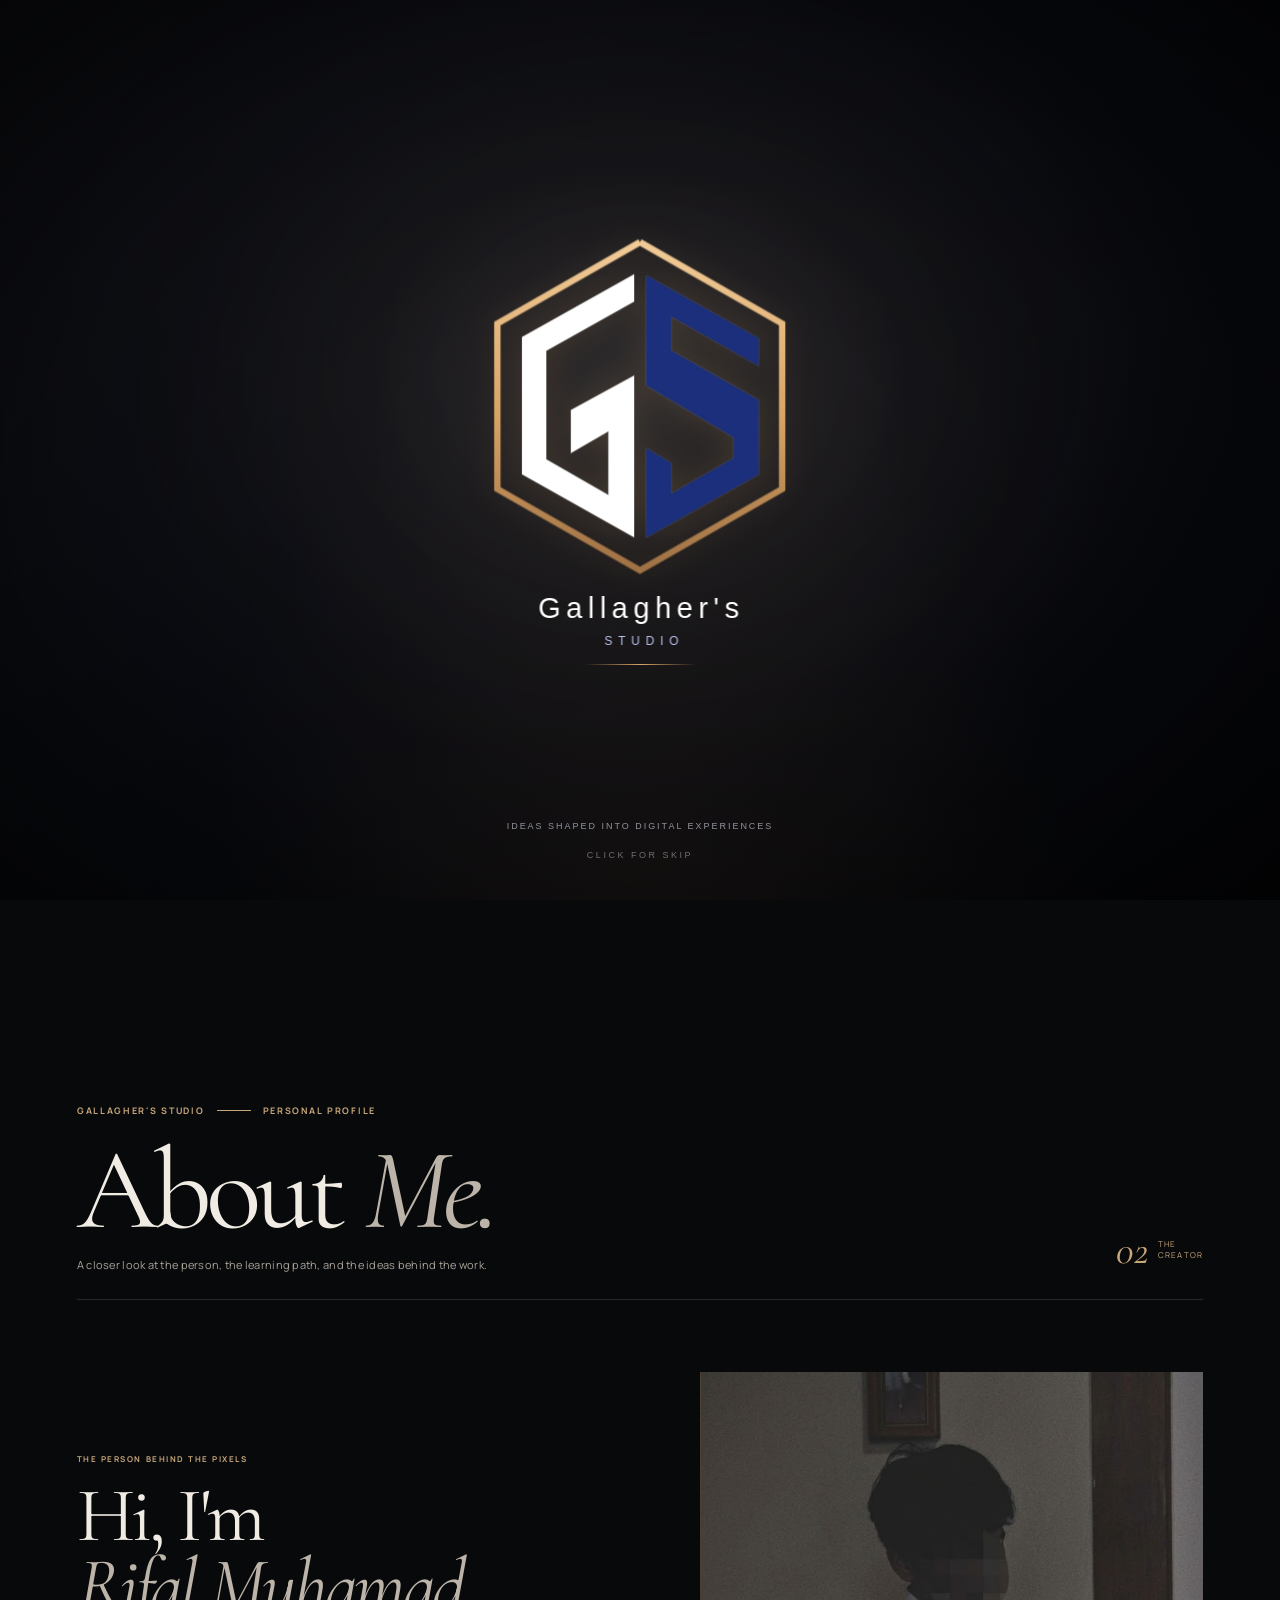
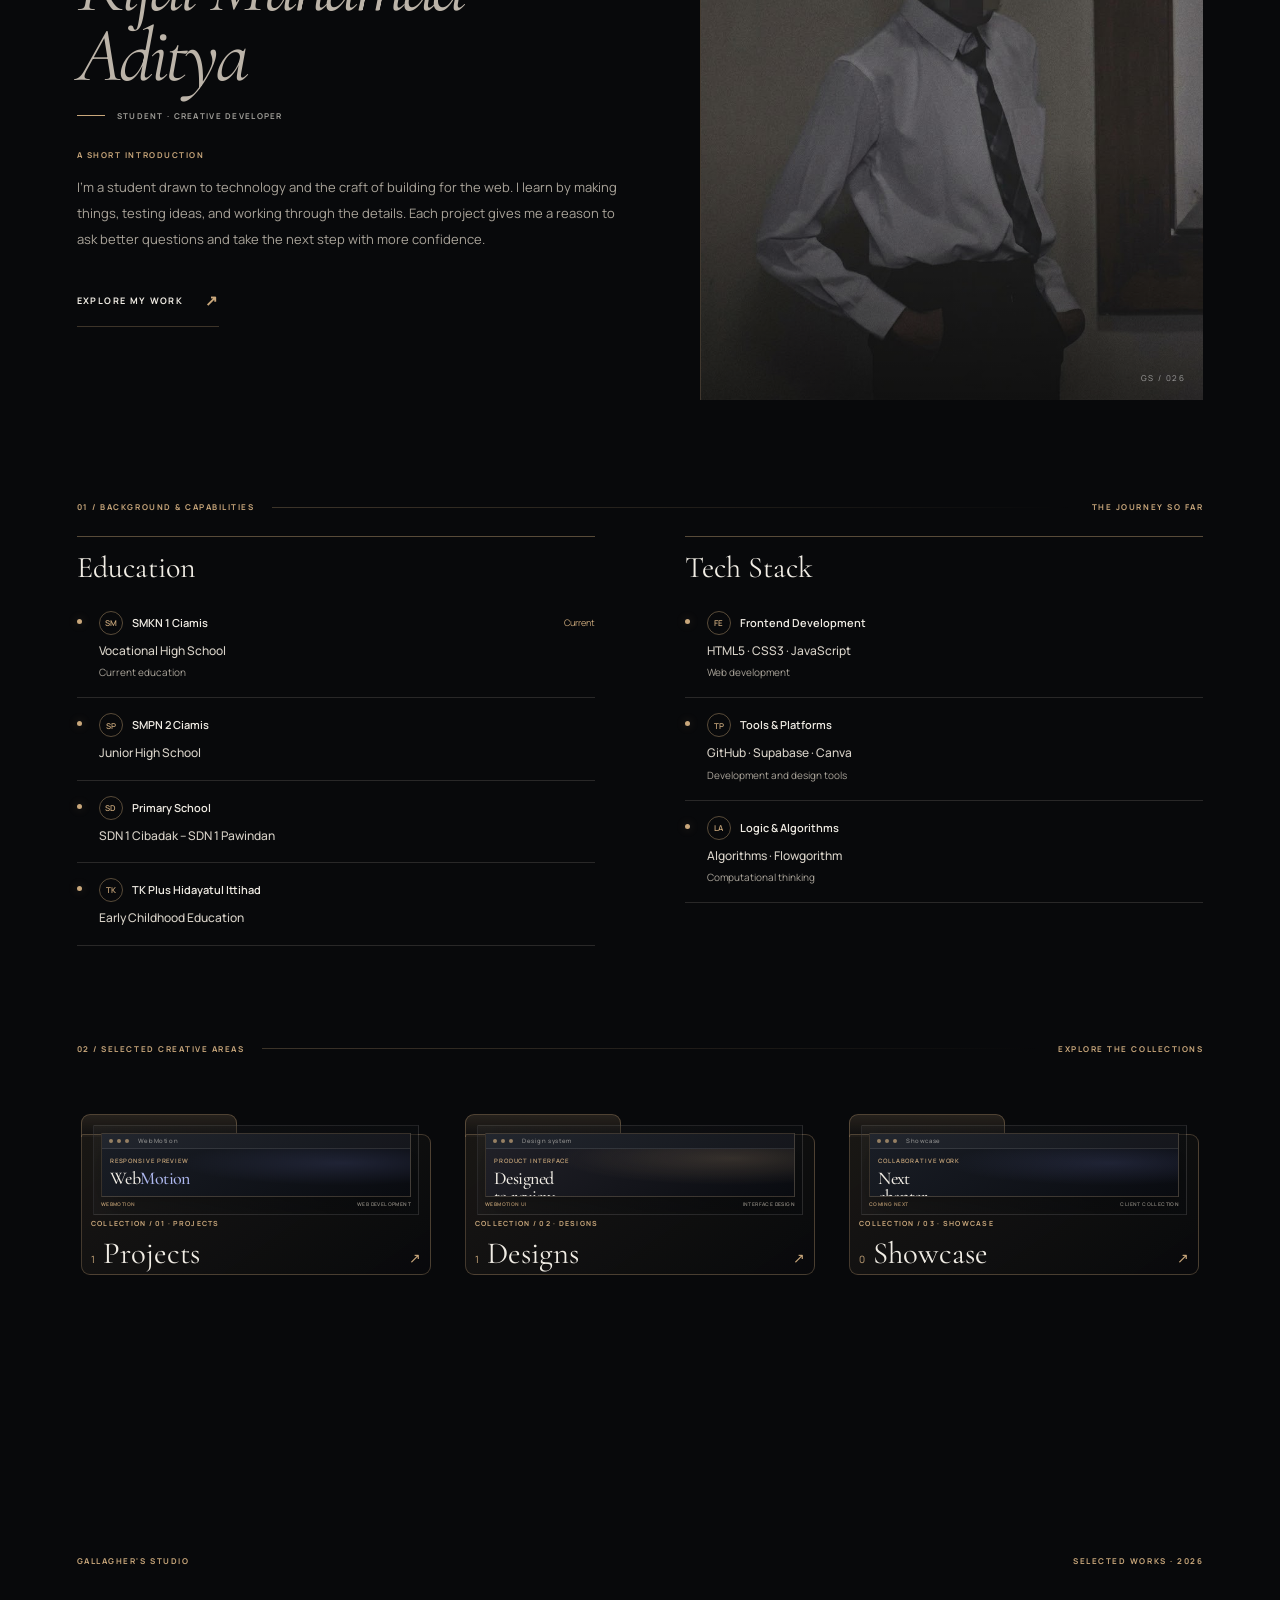
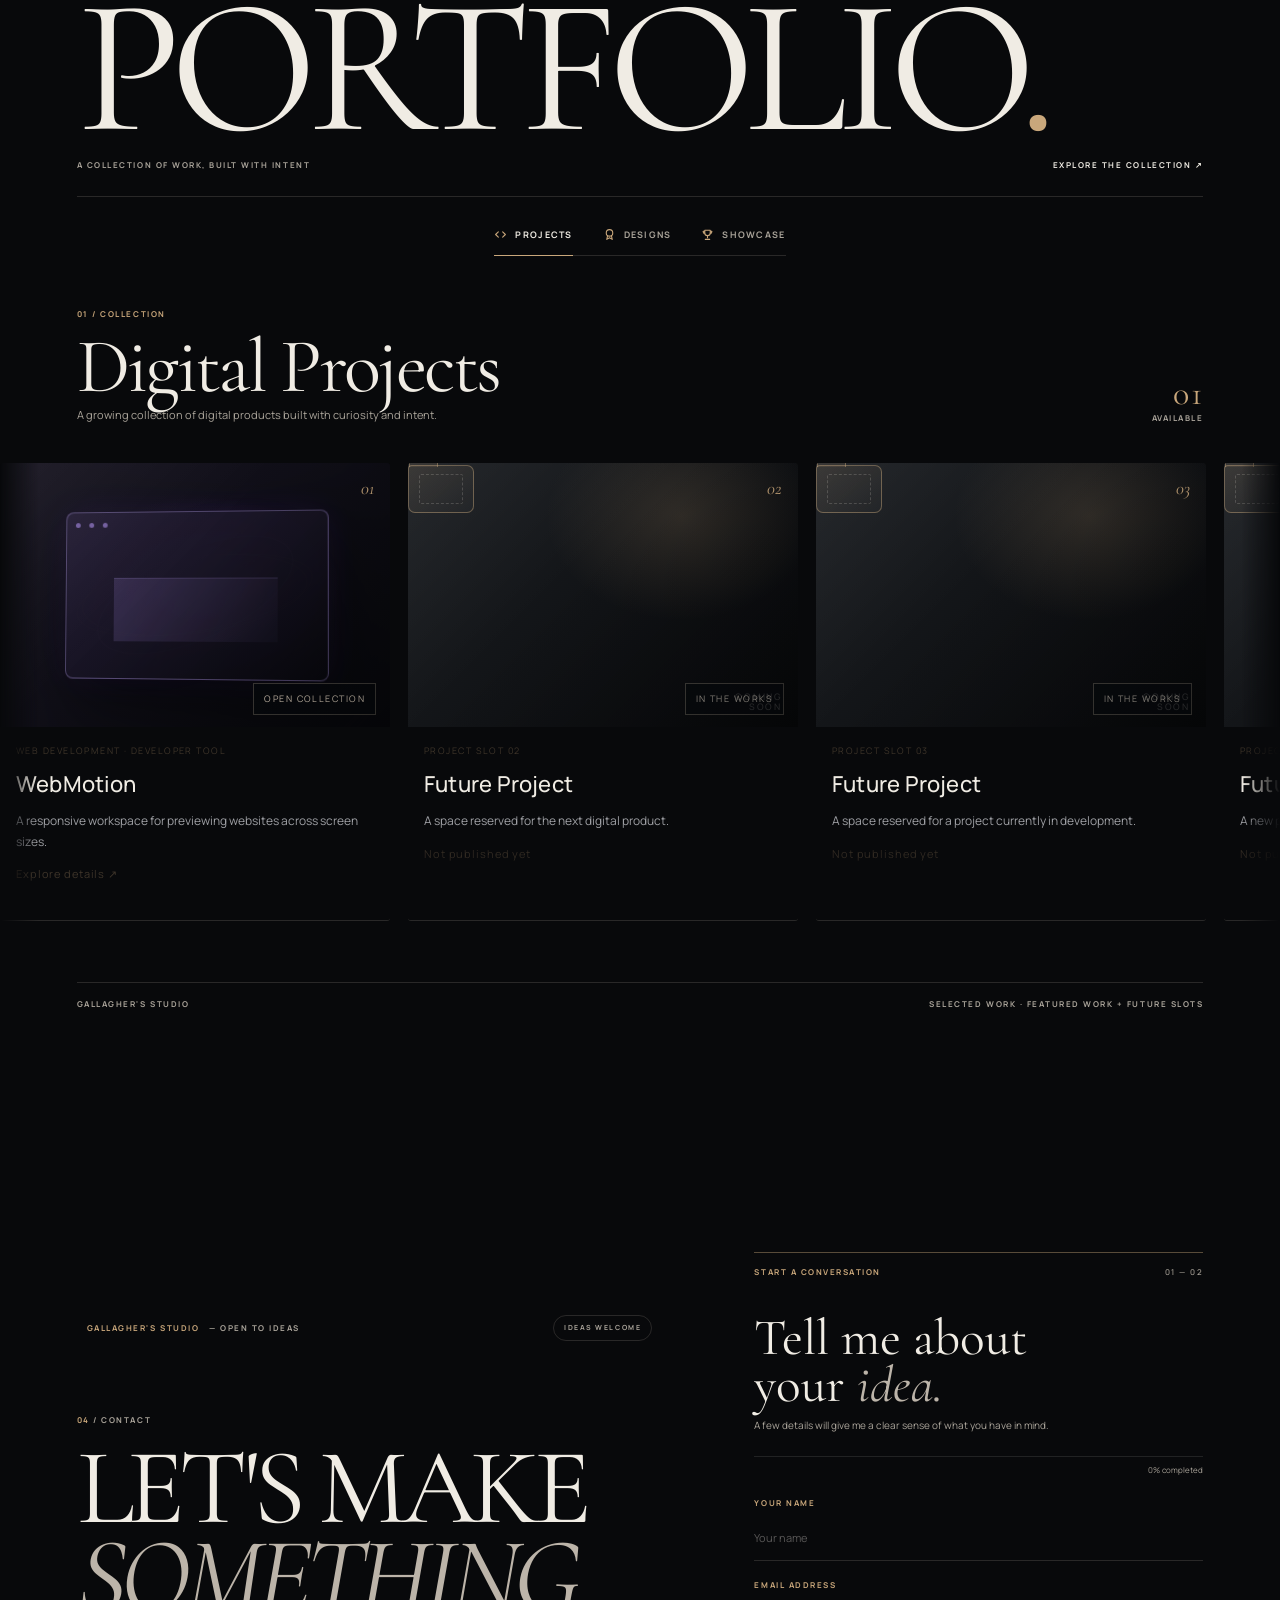
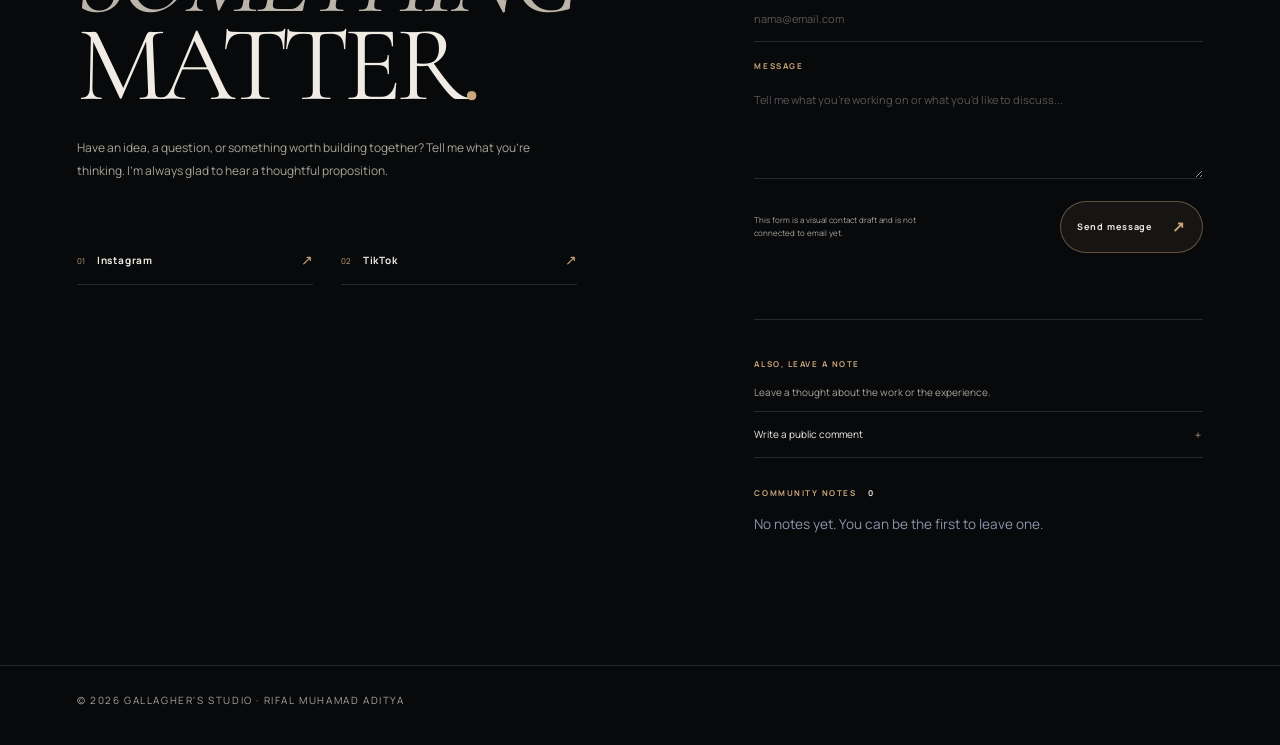
<file: index.html>
<!DOCTYPE html>
<html lang="id">
<head>
<meta charset="UTF-8">
<meta name="viewport" content="width=device-width, initial-scale=1, viewport-fit=cover">
<title>Rifal Muhamad Aditya — Personal Portfolio</title>
<meta name="description" content="The work, ideas, and digital experiments of Rifal Muhamad Aditya — a student and creative developer building with curiosity and intent.">
<link rel="preconnect" href="https://fonts.googleapis.com">
<link rel="preconnect" href="https://fonts.gstatic.com" crossorigin>
<link href="https://fonts.googleapis.com/css2?family=Cormorant+Garamond:wght@400;500;600&family=Manrope:wght@300;400;500;600;700&display=swap" rel="stylesheet">
<!--
 REPOSITORY MAP:
  pages/                         detail pages
  src/css/                       active stylesheets
  src/js/                        active scripts
  assets/webmotion/screenshots/  original WebMotion design captures
  assets/bg/                     background media
  assets/images/, logo/, cursor/ visual assets
  docs/                          project documentation
-->
<script src="src/js/fit.js?v=unified-portfolio-v1"></script>
<link rel="stylesheet" href="src/css/studio.css?v=portfolio-repo-layout-v7">
<link rel="stylesheet" href="src/css/intro.css?v=portfolio-repo-layout-v7">
<script src="src/js/intro.js?v=unified-intro-v1" defer></script>
</head>
<body>
<video id="studioBackground" autoplay muted loop playsinline preload="metadata" aria-hidden="true"><source src="assets/video/cover-bg-blue.mp4" type="video/mp4"></video>

<div id="gsIntro" aria-hidden="true">
<button id="gsSkipIntro" type="button" aria-label="Click anywhere to skip intro">CLICK FOR SKIP <span aria-hidden="true">↗</span></button>
<div class="gs-intro-bg"></div><div class="gs-intro-grid"></div><div class="gs-intro-ambient"></div><div class="gs-intro-vignette"></div>
<div class="gs-intro-particles" id="gsIntroParticles"></div><div class="gs-intro-flare" id="gsIntroFlare"></div>
<div class="gs-letterbox gs-letterbox-top"></div><div class="gs-letterbox gs-letterbox-bottom"></div>
<svg id="gsIntroLogo" viewBox="200 160 624 704" role="presentation">
<defs><linearGradient id="gsGoldStroke" x1="0" y1="0" x2="0" y2="1"><stop offset="0" stop-color="#f1cb98"/><stop offset=".52" stop-color="#d9a566"/><stop offset="1" stop-color="#9f7145"/></linearGradient></defs>
<path class="gs-hex" pathLength="1" d="M512 180 800 345V680L512 845 223 680V345Z"/>
<path class="gs-mark-light" pathLength="1" d="M500 245 273 372V650L500 778V450L372 520V607L448 563V692L322 620V400L500 300Z"/>
<path class="gs-mark-blue" pathLength="1" d="M525 248 752 375V430L575 330V400L752 500V650L525 778V598L575 628V690L702 618V575L525 470Z"/>
<path class="gs-mark-fill-light" d="M500 245 273 372V650L500 778V450L372 520V607L448 563V692L322 620V400L500 300Z"/>
<path class="gs-mark-fill-blue" d="M525 248 752 375V430L575 330V400L752 500V650L525 778V598L575 628V690L702 618V575L525 470Z"/>
</svg>
<div id="gsIntroWordmark"><span class="gs-intro-name">Gallagher's</span><span class="gs-intro-studio">STUDIO</span><i class="gs-intro-rule"></i></div>
<p class="gs-intro-tagline">IDEAS SHAPED INTO DIGITAL EXPERIENCES</p>
</div>

<a id="gsBrand" class="gs-brand-visible" href="#home" aria-label="Portfolio — Home">
  <svg viewBox="200 160 624 704" aria-hidden="true">
    <path d="M512 180 800 345V680L512 845 223 680V345Z" class="brand-hex"/>
    <path d="M500 245 273 372V650L500 778V450L372 520V607L448 563V692L322 620V400L500 300Z" fill="#fff"/>
    <path d="M525 248 752 375V430L575 330V400L752 500V650L525 778V598L575 628V690L702 618V575L525 470Z" fill="#1b2f7d"/>
  </svg>
  <span class="gs-brand-copy"><strong>Gallagher's</strong><small>STUDIO</small></span>
</a>
<nav id="nav"><span id="pill"></span>
  <span id="mascot"><svg viewBox="0 0 24 28"><circle cx="12" cy="11" r="10" fill="currentColor"/><circle cx="8.3" cy="10" r="1.7" fill="var(--eye)"/><circle cx="15.7" cy="10" r="1.7" fill="var(--eye)"/><path d="M9 20l3 7 3-7z" fill="currentColor"/></svg></span>
  <a href="#home" class="on">Home</a><a href="#about">About</a><a href="#portfolio">Portfolio</a><a href="#contact">Contact</a>
</nav>
<div id="wipe"></div>

<div id="pageViewport"><main id="pageTrack">

<!-- HOME · LATEST HOMEPAGE CONTENT, USING THE EXISTING PORTFOLIO NAVIGATION -->
<section id="home" class="home-latest-page">
  
  <div class="home-latest-content">
    <p class="home-latest-eyebrow">PERSONAL PORTFOLIO · 2026</p>
    <h1>Ideas into<br><span>digital form.</span></h1>
    <div class="home-latest-bottom">
      <p class="home-latest-copy"><strong>Rifal Muhamad Aditya</strong>I build, test, and shape digital ideas—learning through the work and paying attention to the details that make each experience matter.</p>
      <p class="home-latest-meta"><b>Web development</b>Design exploration<br>Selected work · 2026</p>
    </div>
    <a class="home-latest-primary" href="#about">Explore My Work <span>↗</span></a>
    <div class="home-latest-foot"><span>A CLOSER LOOK AT MY WORK</span><span>HOME — 01</span></div>
  </div>
</section>

<!-- ABOUT -->
<section id="about">
  
  <div class="topo l"></div>
  <div class="about-heading">
    <div class="about-heading-main">
      <span class="about-eyebrow">GALLAGHER'S STUDIO <i></i> PERSONAL PROFILE</span>
      <h2 class="sec-title">About <span>Me.</span></h2>
      <p class="about-heading-note">A closer look at the person, the learning path, and the ideas behind the work.</p>
    </div>
    <div class="about-index"><strong>02</strong><span>THE<br>CREATOR</span></div>
  </div>

  <div class="about-grid">
    <div class="a-left"><span class="about-kicker">THE PERSON BEHIND THE PIXELS</span><h2>Hi, I'm <span>Rifal Muhamad Aditya</span></h2><div class="about-rule"><i></i><span>STUDENT · CREATIVE DEVELOPER</span></div></div>
    <div class="a-photo" id="spiderReveal"><i></i><img class="about-base" src="assets/images/portrait-gw.jpg" alt="Portrait of Rifal Muhamad Aditya" onerror="this.remove()"><img class="about-spider" src="assets/cursor/spidermannnn.jpg" alt="" aria-hidden="true" draggable="false" onerror="this.remove()"><span class="portrait-mark">GS / 026</span></div>
    <div class="a-right"><span class="about-kicker">A SHORT INTRODUCTION</span><p>I'm a student drawn to technology and the craft of building for the web. I learn by making things, testing ideas, and working through the details. Each project gives me a reason to ask better questions and take the next step with more confidence.</p><a class="btn" href="#portfolio">Explore My Work <span>↗</span></a></div>
  </div>

  <div class="about-section-label"><span>01 / BACKGROUND & CAPABILITIES</span><i></i><span>THE JOURNEY SO FAR</span></div>
  <div class="tl">
    <div><h3>Education</h3>
      <div class="list" tabindex="0" aria-label="Education">
        <div class="item"><span class="num"></span><div class="row"><span class="org"><i class="lg">SM</i>SMKN 1 Ciamis</span><time>Current</time></div><strong>Vocational High School</strong><div class="sub">Current education</div></div>
        <div class="item"><span class="num"></span><div class="row"><span class="org"><i class="lg">SP</i>SMPN 2 Ciamis</span></div><strong>Junior High School</strong></div>
        <div class="item"><span class="num"></span><div class="row"><span class="org"><i class="lg">SD</i>Primary School</span></div><strong>SDN 1 Cibadak – SDN 1 Pawindan</strong></div>
        <div class="item"><span class="num"></span><div class="row"><span class="org"><i class="lg">TK</i>TK Plus Hidayatul Ittihad</span></div><strong>Early Childhood Education</strong></div>
      </div>
    </div>
    <div><h3>Tech Stack</h3>
      <div class="list" tabindex="0" aria-label="Tech Stack">
        <div class="item"><span class="num"></span><div class="row"><span class="org"><i class="lg">FE</i>Frontend Development</span></div><strong>HTML5 · CSS3 · JavaScript</strong><div class="sub">Web development</div></div>
        <div class="item"><span class="num"></span><div class="row"><span class="org"><i class="lg">TP</i>Tools &amp; Platforms</span></div><strong>GitHub · Supabase · Canva</strong><div class="sub">Development and design tools</div></div>
        <div class="item"><span class="num"></span><div class="row"><span class="org"><i class="lg">LA</i>Logic &amp; Algorithms</span></div><strong>Algorithms · Flowgorithm</strong><div class="sub">Computational thinking</div></div>
      </div>
    </div>
  </div>

  <div class="about-section-label about-archive-label"><span>02 / SELECTED CREATIVE AREAS</span><i></i><span>EXPLORE THE COLLECTIONS</span></div>
  <div class="folders">
    <button class="folder" data-tab="projects"><div class="back"></div><div class="peek" id="pk-projects"></div><div class="front"><b id="n-projects">0</b>Projects<i class="go">↗</i></div></button>
    <button class="folder" data-tab="designs"><div class="back"></div><div class="peek" id="pk-designs"></div><div class="front"><b id="n-designs">0</b>Designs<i class="go">↗</i></div></button>
    <button class="folder" data-tab="showcase"><div class="back"></div><div class="peek" id="pk-showcase"></div><div class="front"><b id="n-showcase">0</b>Showcase<i class="go">↗</i></div></button>
  </div>
</section>

<!-- PORTFOLIO -->
<section id="portfolio">
  
  <div class="topo l"></div>
  <header class="portfolio-heading portfolio-type-banner">
    <div class="portfolio-banner-top"><span>GALLAGHER'S STUDIO</span><span>SELECTED WORKS · 2026</span></div>
    <h2 class="portfolio-banner-title">PORTFOLIO<span>.</span></h2>
    <div class="portfolio-banner-bottom"><p>A COLLECTION OF WORK, BUILT WITH INTENT</p><a href="#stageP">EXPLORE THE COLLECTION <span>↗</span></a></div>
  </header>
  <div class="tabs" id="tabs">
    <button data-tab="projects" class="on"><svg viewBox="0 0 24 24" fill="none" stroke="currentColor" stroke-width="2" stroke-linecap="round" stroke-linejoin="round"><path d="m8 7-5 5 5 5M16 7l5 5-5 5"/></svg>Projects</button>
    <button data-tab="designs"><svg viewBox="0 0 24 24" fill="none" stroke="currentColor" stroke-width="2" stroke-linecap="round" stroke-linejoin="round"><circle cx="12" cy="9" r="6"/><path d="m8.5 14-1.5 7 5-3 5 3-1.500-7"/></svg>Designs</button>
    <button data-tab="showcase"><svg viewBox="0 0 24 24" fill="none" stroke="currentColor" stroke-width="2" stroke-linecap="round" stroke-linejoin="round"><path d="M7 4h10v5a5 5 0 0 1-10 0zM7 6H4v1a3 3 0 0 0 3 3M17 6h3v1a3 3 0 0 1-3 3M12 14v4M8 21h8"/></svg>Showcase</button>
  </div>
  <div id="stageP"></div>
</section>

<!-- CONTACT -->
<section id="contact" class="contact-cinematic">
  
  <div class="topo l"></div>
  <div class="contact-shell">
    <header class="contact-intro">
      <div class="contact-eyebrow"><span class="contact-pulse"></span> GALLAGHER'S STUDIO <i>— OPEN TO IDEAS</i><b class="contact-status">IDEAS WELCOME</b></div>
      <p class="contact-index">04 <span>/ CONTACT</span></p>
      <h1>LET'S MAKE<br><em>SOMETHING</em><br>MATTER<span class="contact-dot">.</span></h1>
      <p class="contact-lead">Have an idea, a question, or something worth building together? Tell me what you're thinking. I'm always glad to hear a thoughtful proposition.</p>
      <div class="contact-orbit" aria-hidden="true"><span></span><i></i><b></b></div>
      <div class="contact-socials">
        <a href="https://www.instagram.com/ifaall_true?obrf=Y2czY3VqYjNoZnJj" target="_blank" rel="noopener"><span>01</span><b>Instagram</b><i>↗</i></a>
        <a href="https://www.tiktok.com/@ifalltruee?_r=1&_t=ZS-9BUNJW1Ife1" target="_blank" rel="noopener"><span>02</span><b>TikTok</b><i>↗</i></a>
      </div>
    </header>
    <div class="contact-right">
      <div class="contact-form-card">
        <div class="contact-card-head"><span>START A CONVERSATION</span><b>01 — 02</b></div>
        <h2>Tell me about<br>your <em>idea.</em></h2>
        <p class="contact-card-copy">A few details will give me a clear sense of what you have in mind.</p>
        <form id="msgForm" class="contact-form" novalidate>
          <div class="contact-progress" aria-label="Form completion"><span id="contactProgress"></span></div><p class="contact-progress-label" id="contactProgressLabel">0% completed</p>
          <label class="contact-field"><span>YOUR NAME</span><input type="text" name="n" placeholder="Your name" autocomplete="name" required></label>
          <label class="contact-field"><span>EMAIL ADDRESS</span><input type="email" name="e" placeholder="nama@email.com" autocomplete="email" required></label>
          <label class="contact-field"><span>MESSAGE</span><textarea name="m" placeholder="Tell me what you're working on or what you'd like to discuss..." rows="4" required></textarea></label>
          <div class="contact-submit-row"><small>This form is a visual contact draft and is not connected to email yet.</small><button class="contact-send" type="submit"><span>Send message</span><i>↗</i></button></div>
          <p class="contact-feedback" id="msgFeedback" aria-live="polite"></p>
        </form>
      </div>
      <div class="contact-lower">
        <div class="contact-note"><span>ALSO, LEAVE A NOTE</span><p>Leave a thought about the work or the experience.</p></div>
        <details class="contact-comment">
          <summary><span>Write a public comment</span><i>＋</i></summary>
          <form id="cmtForm" class="contact-comment-form">
            <label class="contact-field"><span>NAME</span><input type="text" name="n" placeholder="Your name" required></label>
            <label class="contact-field"><span>COMMENT</span><textarea name="c" placeholder="Write your comment..." rows="3" required></textarea></label>
            <div class="contact-field"><span>PROFILE PHOTO (OPTIONAL)</span><label class="file"><input type="file" name="p" accept="image/*"><span id="fname">Choose Profile Photo</span></label></div>
            <small class="hintf">Maximum file size: 1 MB</small>
            <button class="contact-send contact-send-small" type="submit"><span>Post comment</span><i>↗</i></button>
          </form>
        </details>
        <div class="contact-comments"><h3>COMMUNITY NOTES <span id="cn">0</span></h3><div class="clist" id="cmts"></div></div>
      </div>
    </div>
  </div>
</section>
<footer>© 2026 Gallagher's Studio · Rifal Muhamad Aditya</footer>
</main></div>
<div id="lb"><div><div class="lb-art art-project"><span class="art-orbit"></span><span class="art-window"><i></i><i></i><i></i><b></b></span></div><p></p></div></div>

<script src="src/js/main.js?v=portfolio-repo-layout-v7"></script>
<script src="src/js/motion.js?v=portfolio-interactive-marquee-sound-v4" defer></script>

</body>
</html>
</file>
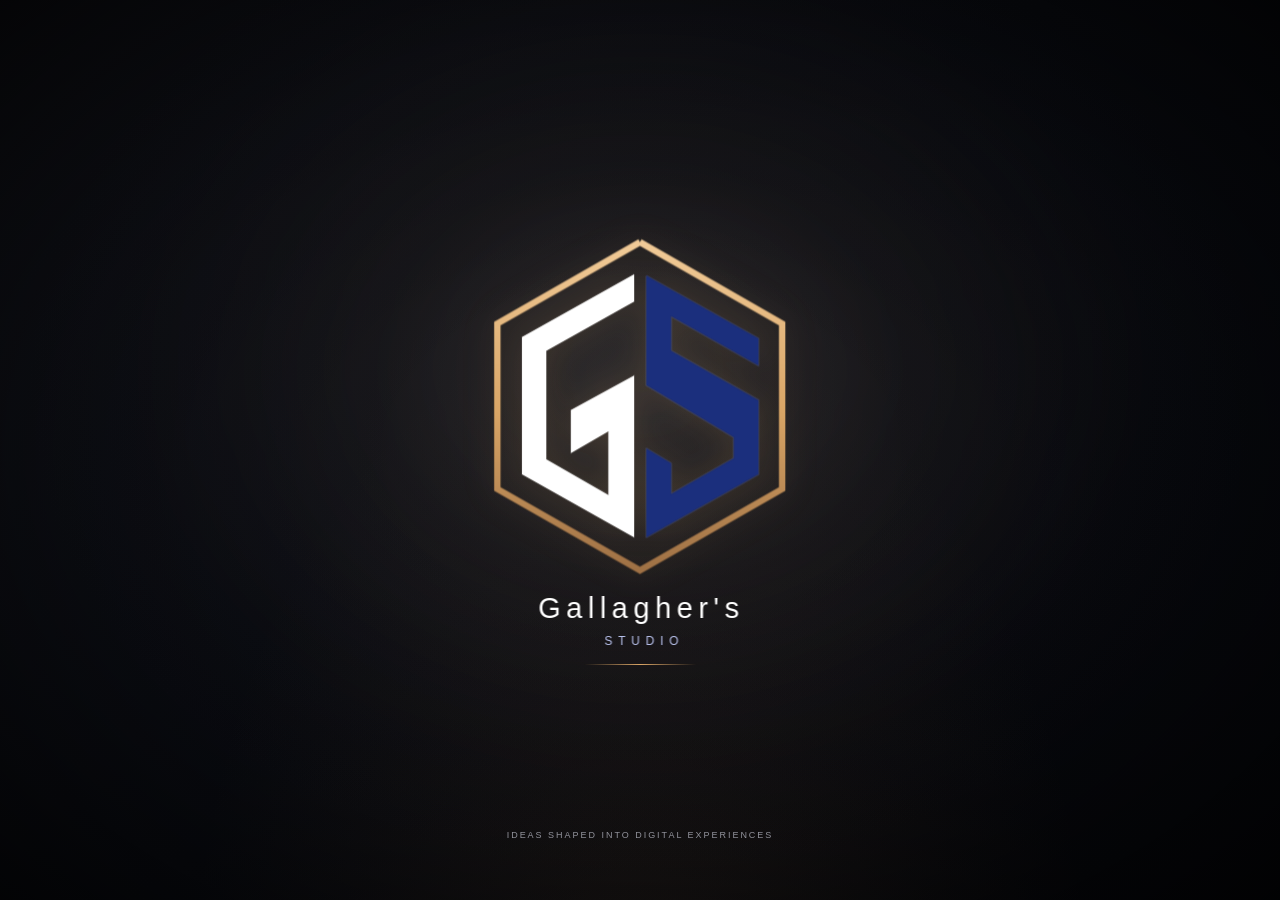
<file: home-preview.html>
<!DOCTYPE html>
<html lang="id">
<head>
<meta charset="UTF-8">
<meta name="viewport" content="width=device-width, initial-scale=1, viewport-fit=cover">
<meta name="theme-color" content="#090a0d">
<title>Rifal — Portfolio</title>
<link rel="preconnect" href="https://fonts.googleapis.com">
<link rel="preconnect" href="https://fonts.gstatic.com" crossorigin>
<link href="https://fonts.googleapis.com/css2?family=Cormorant+Garamond:wght@400;500;600&family=Manrope:wght@300;400;500;600;700&display=swap" rel="stylesheet">
<link rel="stylesheet" href="src/css/intro.css">
<style>
:root{color-scheme:dark;--bg:#090a0d;--paper:#f1eee8;--muted:#92918e;--gold:#c9a77b;--line:rgba(241,238,232,.15);--serif:"Cormorant Garamond",Georgia,serif;--sans:"Manrope",Arial,sans-serif}
*{box-sizing:border-box;margin:0;padding:0}
html,body{width:100%;min-height:100%;background:var(--bg);color:var(--paper)}
body{font-family:var(--sans);overflow:hidden}
body:before{content:"";position:fixed;inset:0;pointer-events:none;background:radial-gradient(ellipse at 72% 42%,rgba(177,148,111,.09),transparent 34%),linear-gradient(115deg,rgba(255,255,255,.018),transparent 45%);z-index:0}
body:after{content:"";position:fixed;inset:18px;border:1px solid rgba(241,238,232,.055);pointer-events:none;z-index:1}
#gsBrand{z-index:60}
.gs-brand-copy strong{font-family:var(--sans)!important}
.site-head{position:fixed;top:27px;right:clamp(22px,5vw,72px);z-index:20;display:flex;align-items:center;gap:28px;color:var(--muted);font-size:9px;letter-spacing:.2em;text-transform:uppercase}
.site-head .availability{display:flex;align-items:center;gap:9px}
.site-head .dot{width:5px;height:5px;border-radius:50%;background:#9eae91;box-shadow:0 0 12px rgba(158,174,145,.6)}
main{position:relative;z-index:2;min-height:100svh;display:flex;align-items:center;padding:120px clamp(28px,11vw,160px) 110px}
.hero{width:min(100%,1100px);margin:0 auto;position:relative}
.eyebrow{display:flex;align-items:center;gap:14px;color:var(--gold);font-size:9px;font-weight:600;letter-spacing:.34em;text-transform:uppercase;margin-bottom:34px}
.eyebrow:before{content:"";width:34px;height:1px;background:var(--gold);opacity:.8}
h1{font-family:var(--serif);font-weight:400;font-size:clamp(4.3rem,10.2vw,9.8rem);line-height:.78;letter-spacing:-.055em;max-width:1000px}
h1 span{display:block;color:#aaa39a;font-style:italic;font-weight:400;margin-left:clamp(22px,9vw,130px)}
.hero-bottom{display:flex;align-items:flex-end;justify-content:space-between;gap:30px;margin-top:clamp(44px,8vh,82px);padding-top:22px;border-top:1px solid var(--line)}
.intro-copy{max-width:330px;color:#aaa9a4;font-size:12px;line-height:1.9;font-weight:300}
.intro-copy strong{display:block;color:var(--paper);font-size:10px;font-weight:500;letter-spacing:.15em;text-transform:uppercase;margin-bottom:8px}
.hero-meta{text-align:right;color:var(--muted);font-size:9px;letter-spacing:.2em;line-height:2;text-transform:uppercase}
.hero-meta b{display:block;color:var(--paper);font-weight:500}
.corner-index{position:fixed;right:clamp(28px,5vw,72px);bottom:40px;color:#777671;font-size:9px;letter-spacing:.22em;z-index:5}
.corner-index span{color:var(--gold)}
.scroll-note{position:fixed;left:clamp(28px,5vw,72px);bottom:40px;display:flex;align-items:center;gap:12px;color:#777671;font-size:8px;letter-spacing:.24em;text-transform:uppercase;z-index:5}
.scroll-note i{display:block;width:34px;height:1px;background:var(--gold);opacity:.7}
@media(max-width:650px){
 body:after{inset:9px}
 .site-head{top:auto;right:24px;bottom:77px;font-size:8px}
 main{padding:145px 28px 150px;align-items:center}
 .eyebrow{font-size:8px;letter-spacing:.22em;margin-bottom:30px}
 h1{font-size:clamp(4rem,17vw,6.8rem);line-height:.82}
 h1 span{margin-left:24px}
 .hero-bottom{margin-top:48px;align-items:flex-start;flex-direction:column;gap:18px}
 .hero-meta{text-align:left}
 .scroll-note{bottom:28px;left:26px}
 .corner-index{bottom:28px;right:26px}
}
@media(prefers-reduced-motion:reduce){*{scroll-behavior:auto!important}}
</style>
</head>
<body>
<a id="gsBrand" href="#" aria-label="Gallagher’s Studio">
<svg viewBox="200 160 624 704" aria-hidden="true">
<path d="M512 180 800 345V680L512 845 223 680V345Z" class="brand-hex"/>
<path d="M500 245 273 372V650L500 778V450L372 520V607L448 563V692L322 620V400L500 300Z" fill="#fff"/>
<path d="M525 248 752 375V430L575 330V400L752 500V650L525 778V598L575 628V690L702 618V575L525 470Z" fill="#1b2f7d"/>
</svg>
<span class="gs-brand-copy"><strong>GALLAGHER’S</strong><small>STUDIO</small></span>
</a>
<div id="gsIntro" aria-hidden="true">
<div class="gs-intro-bg"></div><div class="gs-intro-grid"></div><div class="gs-intro-ambient"></div><div class="gs-intro-vignette"></div>
<div class="gs-intro-particles" id="gsIntroParticles"></div><div class="gs-intro-flare" id="gsIntroFlare"></div>
<div class="gs-letterbox gs-letterbox-top"></div><div class="gs-letterbox gs-letterbox-bottom"></div>
<svg id="gsIntroLogo" viewBox="200 160 624 704" role="presentation">
<defs><linearGradient id="gsGoldStroke" x1="0" y1="0" x2="0" y2="1"><stop offset="0" stop-color="#f1cb98"/><stop offset=".52" stop-color="#d9a566"/><stop offset="1" stop-color="#9f7145"/></linearGradient></defs>
<path class="gs-hex" pathLength="1" d="M512 180 800 345V680L512 845 223 680V345Z"/>
<path class="gs-mark-light" pathLength="1" d="M500 245 273 372V650L500 778V450L372 520V607L448 563V692L322 620V400L500 300Z"/>
<path class="gs-mark-blue" pathLength="1" d="M525 248 752 375V430L575 330V400L752 500V650L525 778V598L575 628V690L702 618V575L525 470Z"/>
<path class="gs-mark-fill-light" d="M500 245 273 372V650L500 778V450L372 520V607L448 563V692L322 620V400L500 300Z"/>
<path class="gs-mark-fill-blue" d="M525 248 752 375V430L575 330V400L752 500V650L525 778V598L575 628V690L702 618V575L525 470Z"/>
</svg>
<div id="gsIntroWordmark"><span class="gs-intro-name">Gallagher's</span><span class="gs-intro-studio">STUDIO</span><i class="gs-intro-rule"></i></div>
<p class="gs-intro-tagline">IDEAS SHAPED INTO DIGITAL EXPERIENCES</p>
</div>
<header class="site-head"><span class="availability"><i class="dot"></i> Independent creator</span><span>Based in Indonesia</span></header>
<main>
<section class="hero" aria-label="Portfolio introduction">
<p class="eyebrow">Personal portfolio · 2026</p>
<h1>Ideas into<br><span>digital form.</span></h1>
<div class="hero-bottom">
<p class="intro-copy"><strong>Rifal Muhamad Aditya</strong>Exploring the space between technology, thoughtful design, and digital experiences.</p>
<p class="hero-meta"><b>Web development</b>Creative exploration<br>Selected work · 2026</p>
</div>
</section>
</main>
<div class="scroll-note"><i></i> A closer look at my work</div>
<div class="corner-index">HOME <span>—</span> 01</div>
<script src="src/js/intro.js" defer></script>
</body>
</html>
</file>
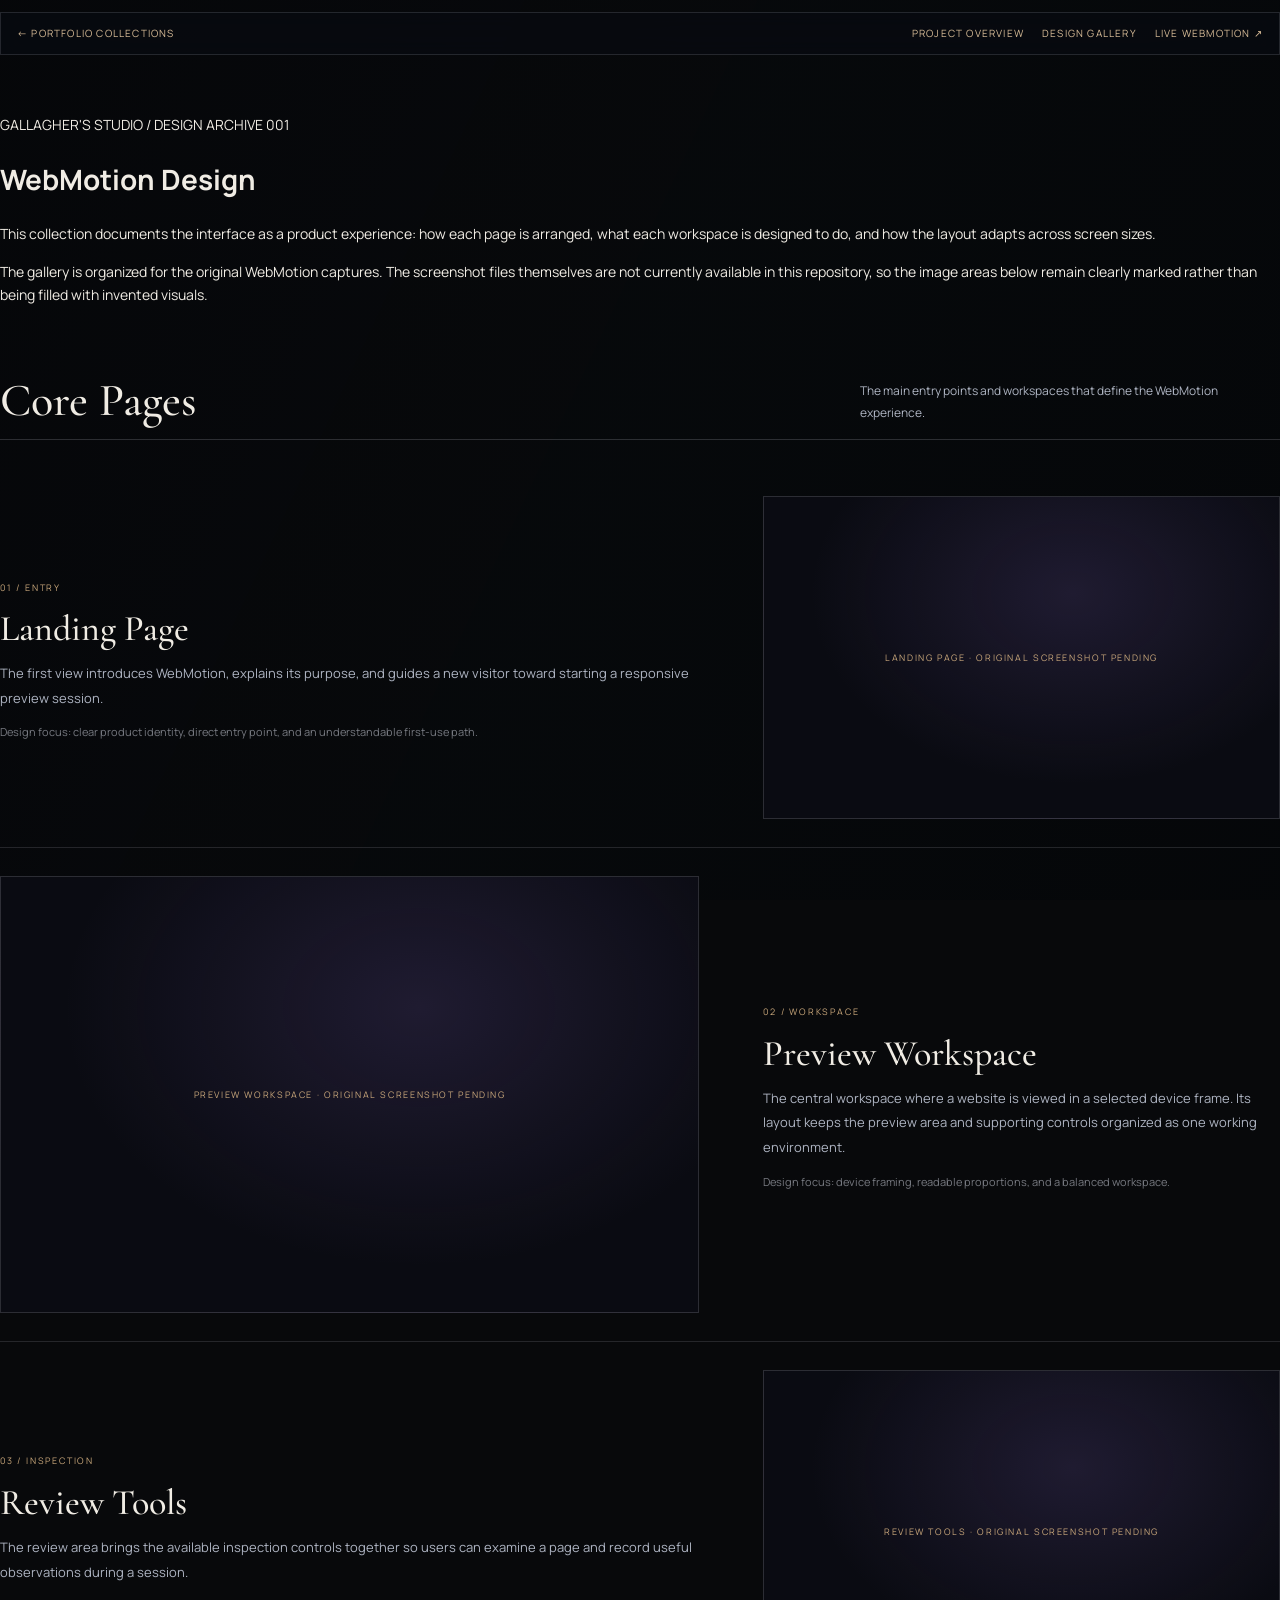
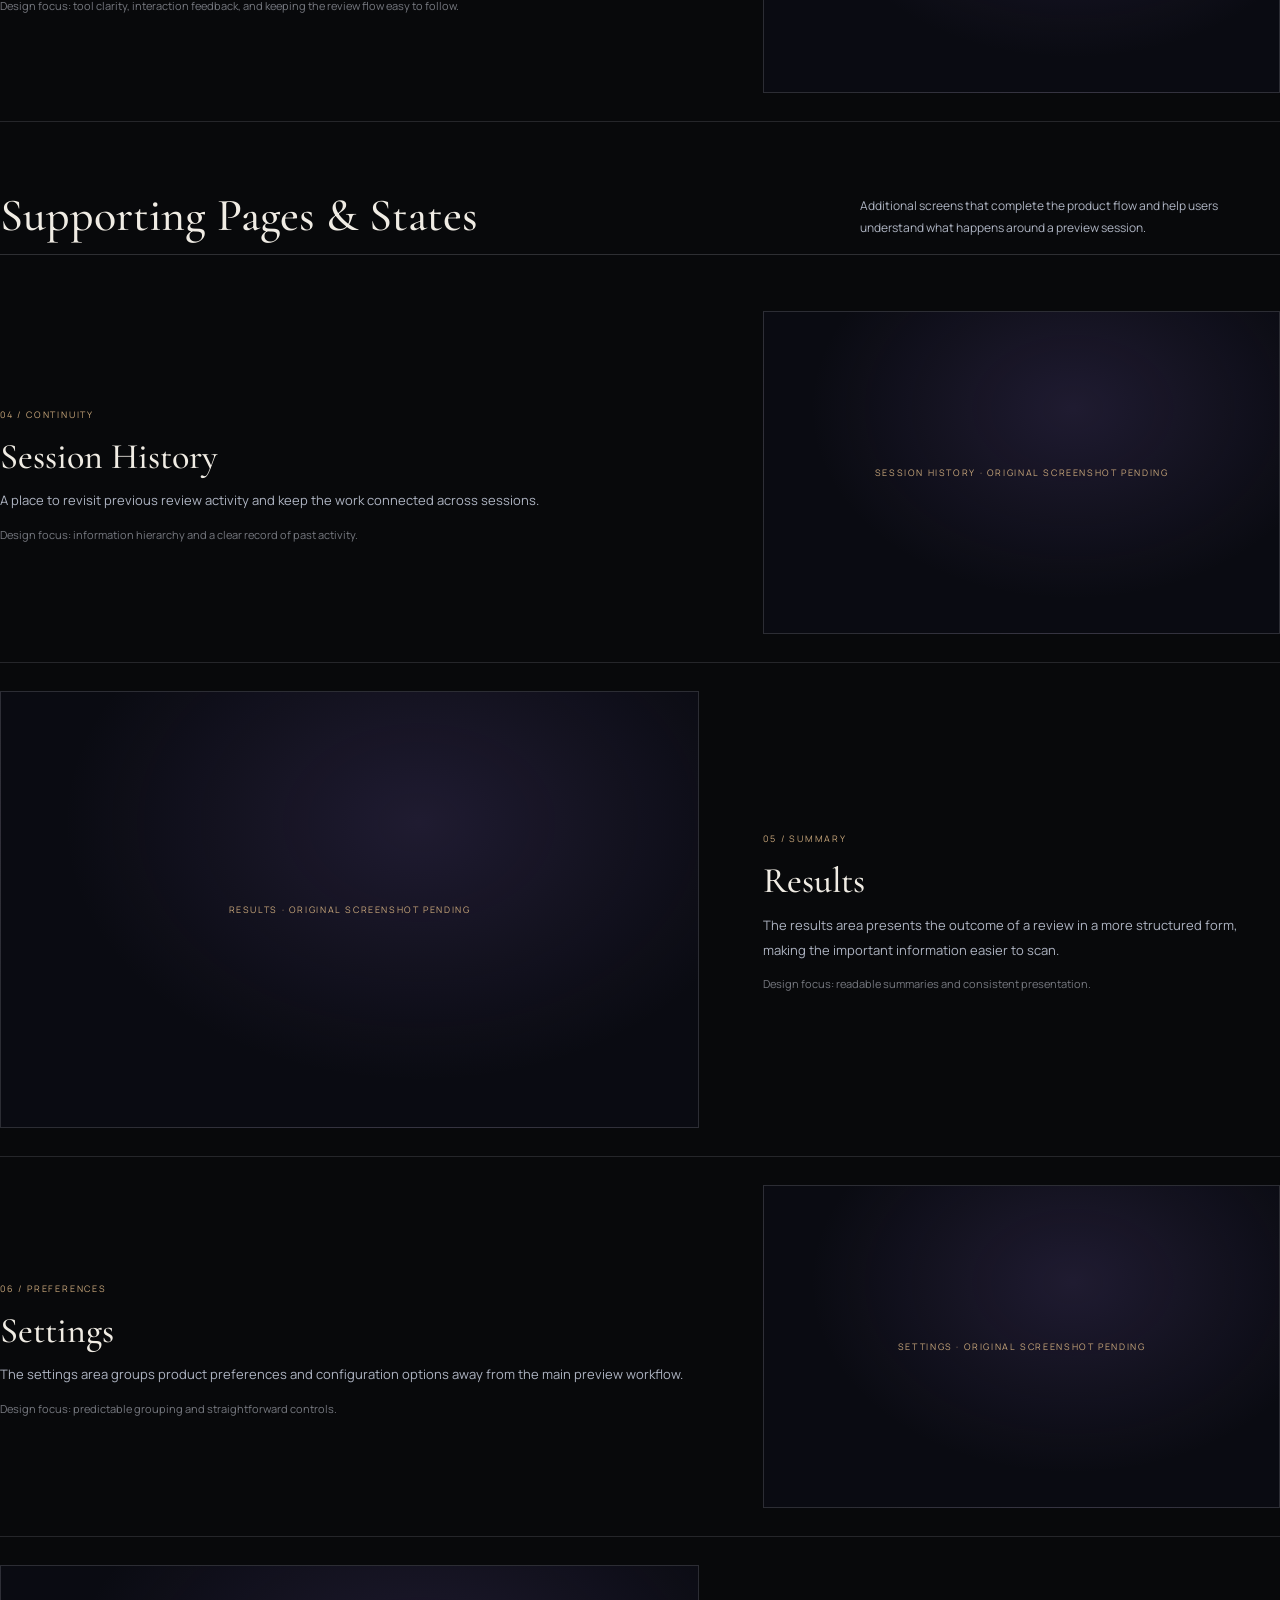
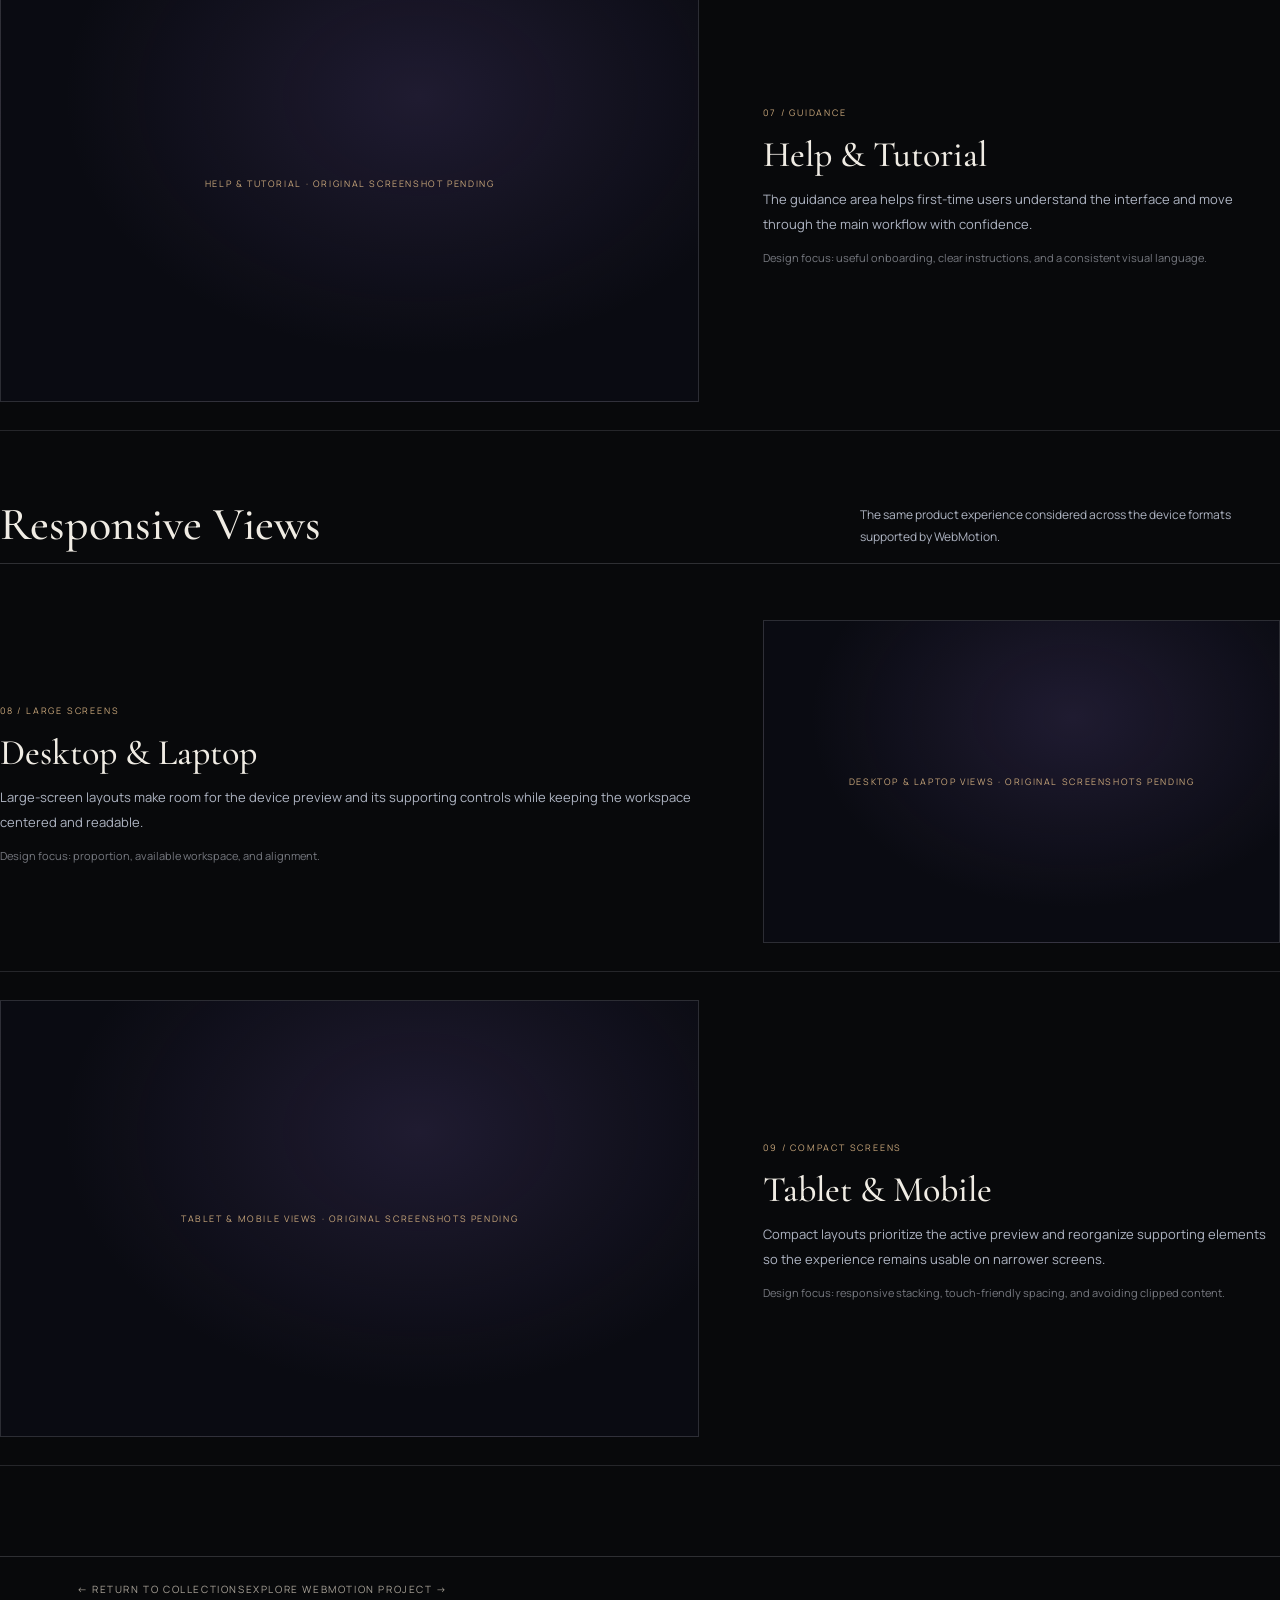
<file: pages/design-detail.html>
<!DOCTYPE html>
<html lang="en">
<head>
<meta charset="UTF-8"><meta name="viewport" content="width=device-width, initial-scale=1">
<title>WebMotion Design — Design Detail | Rifal Muhamad Aditya</title>
<meta name="description" content="A visual breakdown of the WebMotion interface, responsive layouts, and product experience.">
<link rel="preconnect" href="https://fonts.googleapis.com"><link rel="preconnect" href="https://fonts.gstatic.com" crossorigin>
<link href="https://fonts.googleapis.com/css2?family=Cormorant+Garamond:wght@400;500;600&family=Manrope:wght@300;400;500;600;700&display=swap" rel="stylesheet">
<link rel="stylesheet" href="../src/css/studio.css?v=portfolio-repo-layout-v7">
</head>
<body>
<main class="detail-page design-detail-page">
<nav class="design-detail-nav" aria-label="Portfolio navigation">
<a href="../index.html#portfolio">← Portfolio Collections</a>
<div class="nav-links"><a href="project-detail.html">Project Overview</a><a href="design-detail.html" aria-current="page">Design Gallery</a><a href="https://rifaladitya289.github.io/WebMotion/" target="_blank" rel="noopener noreferrer">Live WebMotion ↗</a></div>
</nav>
<header class="detail-hero">
<span class="detail-kicker">GALLAGHER'S STUDIO / DESIGN ARCHIVE 001</span>
<h1>WebMotion Design</h1>
<p>This collection documents the interface as a product experience: how each page is arranged, what each workspace is designed to do, and how the layout adapts across screen sizes.</p>
</header>
<div class="notice">The gallery is organized for the original WebMotion captures. The screenshot files themselves are not currently available in this repository, so the image areas below remain clearly marked rather than being filled with invented visuals.</div>

<section aria-labelledby="core-pages-title">
<div class="design-gallery-intro"><h2 id="core-pages-title">Core Pages</h2><p>The main entry points and workspaces that define the WebMotion experience.</p></div>
<article class="design-gallery-item"><div class="design-gallery-visual" role="img" aria-label="Landing page screenshot pending"><span>LANDING PAGE · ORIGINAL SCREENSHOT PENDING</span></div><div class="design-gallery-copy"><span class="index">01 / ENTRY</span><h3>Landing Page</h3><p>The first view introduces WebMotion, explains its purpose, and guides a new visitor toward starting a responsive preview session.</p><p class="design-note">Design focus: clear product identity, direct entry point, and an understandable first-use path.</p></div></article>
<article class="design-gallery-item"><div class="design-gallery-visual" role="img" aria-label="Preview workspace screenshot pending"><span>PREVIEW WORKSPACE · ORIGINAL SCREENSHOT PENDING</span></div><div class="design-gallery-copy"><span class="index">02 / WORKSPACE</span><h3>Preview Workspace</h3><p>The central workspace where a website is viewed in a selected device frame. Its layout keeps the preview area and supporting controls organized as one working environment.</p><p class="design-note">Design focus: device framing, readable proportions, and a balanced workspace.</p></div></article>
<article class="design-gallery-item"><div class="design-gallery-visual" role="img" aria-label="Review tools screenshot pending"><span>REVIEW TOOLS · ORIGINAL SCREENSHOT PENDING</span></div><div class="design-gallery-copy"><span class="index">03 / INSPECTION</span><h3>Review Tools</h3><p>The review area brings the available inspection controls together so users can examine a page and record useful observations during a session.</p><p class="design-note">Design focus: tool clarity, interaction feedback, and keeping the review flow easy to follow.</p></div></article>
</section>

<section aria-labelledby="support-pages-title">
<div class="design-gallery-intro"><h2 id="support-pages-title">Supporting Pages & States</h2><p>Additional screens that complete the product flow and help users understand what happens around a preview session.</p></div>
<article class="design-gallery-item"><div class="design-gallery-visual" role="img" aria-label="Session history screenshot pending"><span>SESSION HISTORY · ORIGINAL SCREENSHOT PENDING</span></div><div class="design-gallery-copy"><span class="index">04 / CONTINUITY</span><h3>Session History</h3><p>A place to revisit previous review activity and keep the work connected across sessions.</p><p class="design-note">Design focus: information hierarchy and a clear record of past activity.</p></div></article>
<article class="design-gallery-item"><div class="design-gallery-visual" role="img" aria-label="Results page screenshot pending"><span>RESULTS · ORIGINAL SCREENSHOT PENDING</span></div><div class="design-gallery-copy"><span class="index">05 / SUMMARY</span><h3>Results</h3><p>The results area presents the outcome of a review in a more structured form, making the important information easier to scan.</p><p class="design-note">Design focus: readable summaries and consistent presentation.</p></div></article>
<article class="design-gallery-item"><div class="design-gallery-visual" role="img" aria-label="Settings page screenshot pending"><span>SETTINGS · ORIGINAL SCREENSHOT PENDING</span></div><div class="design-gallery-copy"><span class="index">06 / PREFERENCES</span><h3>Settings</h3><p>The settings area groups product preferences and configuration options away from the main preview workflow.</p><p class="design-note">Design focus: predictable grouping and straightforward controls.</p></div></article>
<article class="design-gallery-item"><div class="design-gallery-visual" role="img" aria-label="Help and tutorial screenshot pending"><span>HELP & TUTORIAL · ORIGINAL SCREENSHOT PENDING</span></div><div class="design-gallery-copy"><span class="index">07 / GUIDANCE</span><h3>Help & Tutorial</h3><p>The guidance area helps first-time users understand the interface and move through the main workflow with confidence.</p><p class="design-note">Design focus: useful onboarding, clear instructions, and a consistent visual language.</p></div></article>
</section>

<section aria-labelledby="responsive-title">
<div class="design-gallery-intro"><h2 id="responsive-title">Responsive Views</h2><p>The same product experience considered across the device formats supported by WebMotion.</p></div>
<article class="design-gallery-item"><div class="design-gallery-visual" role="img" aria-label="Desktop and laptop responsive screenshots pending"><span>DESKTOP & LAPTOP VIEWS · ORIGINAL SCREENSHOTS PENDING</span></div><div class="design-gallery-copy"><span class="index">08 / LARGE SCREENS</span><h3>Desktop & Laptop</h3><p>Large-screen layouts make room for the device preview and its supporting controls while keeping the workspace centered and readable.</p><p class="design-note">Design focus: proportion, available workspace, and alignment.</p></div></article>
<article class="design-gallery-item"><div class="design-gallery-visual" role="img" aria-label="Tablet and mobile responsive screenshots pending"><span>TABLET & MOBILE VIEWS · ORIGINAL SCREENSHOTS PENDING</span></div><div class="design-gallery-copy"><span class="index">09 / COMPACT SCREENS</span><h3>Tablet & Mobile</h3><p>Compact layouts prioritize the active preview and reorganize supporting elements so the experience remains usable on narrower screens.</p><p class="design-note">Design focus: responsive stacking, touch-friendly spacing, and avoiding clipped content.</p></div></article>
</section>

<footer class="detail-top" style="margin:90px 0 0;padding-top:24px;border-top:1px solid rgba(220,220,230,.18)">
<a href="../index.html#portfolio">← Return to collections</a><a href="project-detail.html">Explore WebMotion Project →</a>
</footer>
</main>
</body></html>
</file>
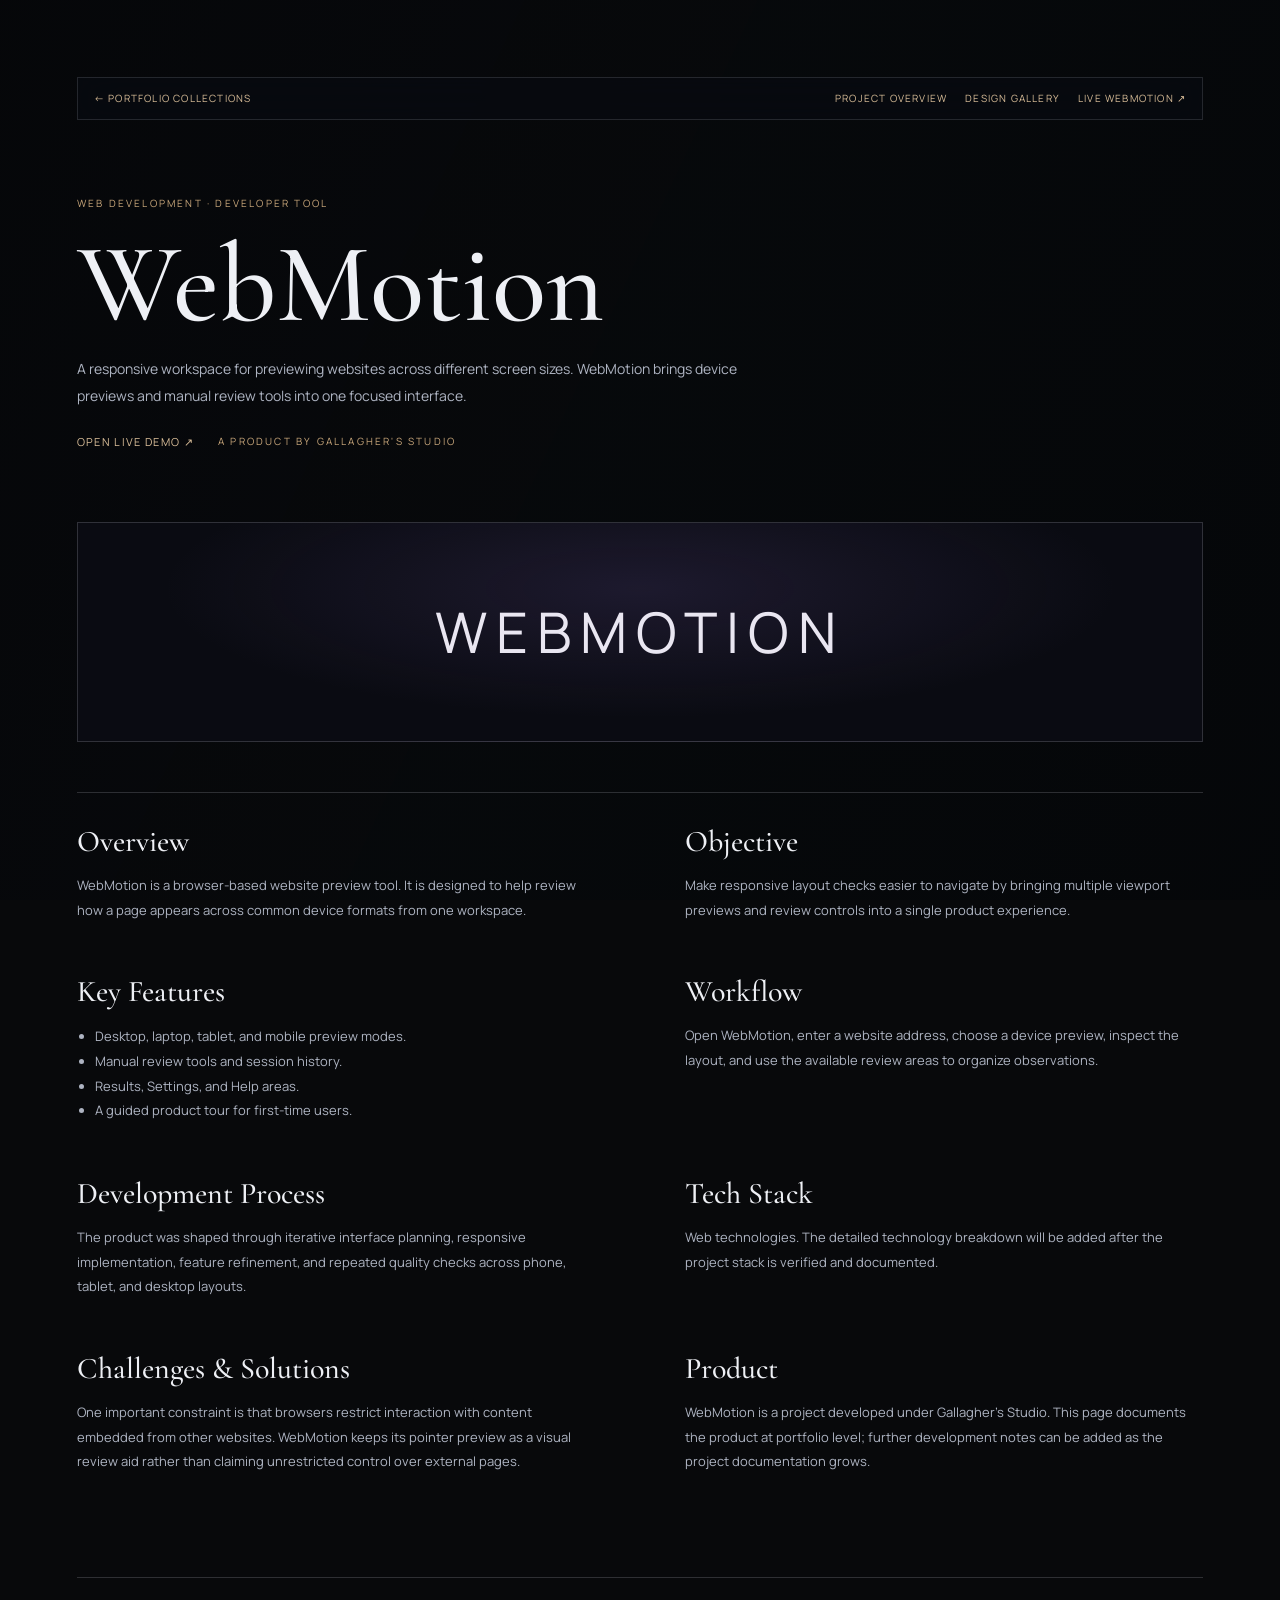
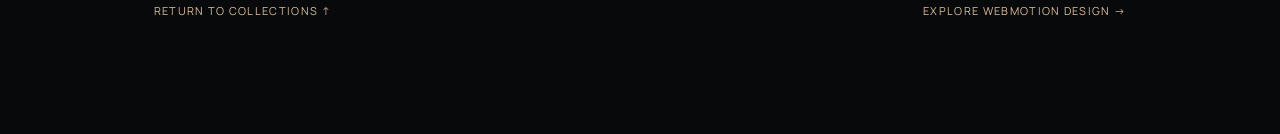
<file: pages/project-detail.html>
<!DOCTYPE html>
<html lang="en">
<head>
<meta charset="UTF-8"><meta name="viewport" content="width=device-width, initial-scale=1">
<title>WebMotion — Project Detail | Rifal Muhamad Aditya</title>
<meta name="description" content="Project overview for WebMotion, a responsive website preview and review workspace.">
<link rel="preconnect" href="https://fonts.googleapis.com"><link rel="preconnect" href="https://fonts.gstatic.com" crossorigin>
<link href="https://fonts.googleapis.com/css2?family=Cormorant+Garamond:wght@400;500;600&family=Manrope:wght@300;400;500;600;700&display=swap" rel="stylesheet">
<link rel="stylesheet" href="../src/css/studio.css?v=portfolio-repo-layout-v7">
<style>
.detail-page{min-height:100vh;padding:clamp(28px,6vw,82px) var(--page-pad,6vw);color:#eef0f5}
.detail-top{display:flex;justify-content:space-between;gap:20px;align-items:center;margin-bottom:clamp(56px,10vw,120px)}
.detail-top a,.detail-link{color:#d9bd98;text-decoration:none;font-size:11px;letter-spacing:.12em;text-transform:uppercase}
.detail-kicker{font-size:10px;letter-spacing:.22em;color:#c9a77b}
.detail-hero{max-width:920px;margin-bottom:70px}.detail-hero h1{font:500 clamp(52px,10vw,112px)/.95 'Cormorant Garamond',serif;margin:18px 0}.detail-hero p{max-width:660px;color:#aeb4c2;line-height:1.9;font-size:14px}
.detail-grid{display:grid;grid-template-columns:repeat(2,minmax(0,1fr));gap:38px 7vw;border-top:1px solid rgba(220,220,230,.18);padding-top:30px}
.detail-block h2{font:500 30px 'Cormorant Garamond',serif;margin:0 0 12px}.detail-block p,.detail-block li{color:#aeb4c2;font-size:13px;line-height:1.9}.detail-block ul{padding-left:18px}
.detail-visual{margin:50px 0;border:1px solid rgba(220,220,230,.18);min-height:220px;display:grid;place-items:center;background:radial-gradient(ellipse at 50% 30%,rgba(105,83,155,.2),transparent 60%),#0a0b12}
.detail-visual span{font-size:clamp(26px,6vw,56px);letter-spacing:.16em;color:#e9e6f1}
.detail-actions{display:flex;gap:24px;flex-wrap:wrap;margin-top:24px}
@media(max-width:680px){.detail-grid{grid-template-columns:1fr;gap:26px}.detail-top{align-items:flex-start}}
</style>
</head>
<body><main class="detail-page">
<nav class="design-detail-nav" aria-label="Portfolio navigation"><a href="../index.html#portfolio">← Portfolio Collections</a><div class="nav-links"><a href="project-detail.html" aria-current="page">Project Overview</a><a href="design-detail.html">Design Gallery</a><a href="https://rifaladitya289.github.io/WebMotion/" target="_blank" rel="noopener noreferrer">Live WebMotion ↗</a></div></nav>
<section class="detail-hero"><span class="detail-kicker">WEB DEVELOPMENT · DEVELOPER TOOL</span><h1>WebMotion</h1><p>A responsive workspace for previewing websites across different screen sizes. WebMotion brings device previews and manual review tools into one focused interface.</p><div class="detail-actions"><a class="detail-link" href="https://rifaladitya289.github.io/WebMotion/" target="_blank" rel="noopener noreferrer">Open Live Demo ↗</a><span class="detail-kicker">A PRODUCT BY GALLAGHER'S STUDIO</span></div></section>
<div class="detail-visual" role="img" aria-label="WebMotion project visual placeholder"><span>WEBMOTION</span></div>
<section class="detail-grid">
<article class="detail-block"><h2>Overview</h2><p>WebMotion is a browser-based website preview tool. It is designed to help review how a page appears across common device formats from one workspace.</p></article>
<article class="detail-block"><h2>Objective</h2><p>Make responsive layout checks easier to navigate by bringing multiple viewport previews and review controls into a single product experience.</p></article>
<article class="detail-block"><h2>Key Features</h2><ul><li>Desktop, laptop, tablet, and mobile preview modes.</li><li>Manual review tools and session history.</li><li>Results, Settings, and Help areas.</li><li>A guided product tour for first-time users.</li></ul></article>
<article class="detail-block"><h2>Workflow</h2><p>Open WebMotion, enter a website address, choose a device preview, inspect the layout, and use the available review areas to organize observations.</p></article>
<article class="detail-block"><h2>Development Process</h2><p>The product was shaped through iterative interface planning, responsive implementation, feature refinement, and repeated quality checks across phone, tablet, and desktop layouts.</p></article>
<article class="detail-block"><h2>Tech Stack</h2><p>Web technologies. The detailed technology breakdown will be added after the project stack is verified and documented.</p></article>
<article class="detail-block"><h2>Challenges & Solutions</h2><p>One important constraint is that browsers restrict interaction with content embedded from other websites. WebMotion keeps its pointer preview as a visual review aid rather than claiming unrestricted control over external pages.</p></article>
<article class="detail-block"><h2>Product</h2><p>WebMotion is a project developed under Gallagher's Studio. This page documents the product at portfolio level; further development notes can be added as the project documentation grows.</p></article>
</section>
<footer class="detail-top" style="margin:90px 0 0;padding-top:24px;border-top:1px solid rgba(220,220,230,.18)"><a href="../index.html#portfolio">Return to collections ↑</a><a href="design-detail.html">Explore WebMotion Design →</a></footer>
</main></body></html>
</file>
<file: src/css/studio.css>
/* GALLAGHER'S STUDIO — CLEAN CINEMATIC DESIGN SYSTEM
   Rebuilt from a single visual foundation. No legacy dashboard overrides. */
:root{
  color-scheme:dark;
  --ink:#08090b;--ink-soft:#101216;--ivory:#f0ece4;--muted:#aaa49a;
  --gold:#c9a77b;--gold-soft:rgba(201,167,123,.28);
  --line:rgba(230,222,208,.15);--line-strong:rgba(201,167,123,.42);
  --serif:"Cormorant Garamond",Georgia,serif;
  --sans:"Manrope",Arial,sans-serif;
  --page-pad:clamp(22px,6vw,92px);
  --nav-height:58px;
}
*{box-sizing:border-box;-webkit-tap-highlight-color:transparent}
html{min-height:100%;scroll-behavior:smooth;scroll-padding-top:100px;background:var(--ink);overflow-x:hidden}
body{
  margin:0;min-height:100%;overflow-x:hidden;background:transparent;color:var(--ivory);
  font-family:var(--sans);font-size:14px;font-weight:400;line-height:1.7;
  -webkit-font-smoothing:antialiased;text-rendering:optimizeLegibility;isolation:isolate;
}
body::before{
  content:"";position:fixed;inset:0;z-index:-1;pointer-events:none;
  background:linear-gradient(115deg,rgba(5,7,9,.68),rgba(7,9,12,.76) 48%,rgba(5,6,9,.78));
}
#studioBackground{
  position:fixed;inset:0;z-index:-2;width:100%;height:100%;object-fit:cover;
  object-position:center;opacity:.46;filter:blur(7px) brightness(.54) saturate(.72);
  transform:scale(1.035);pointer-events:none;
}
a{color:inherit;text-decoration:none}
button,input,textarea{font:inherit}
button{color:inherit}
button:focus-visible,a:focus-visible,input:focus-visible,textarea:focus-visible{
  outline:1px solid var(--gold);outline-offset:4px
}
::selection{background:rgba(201,167,123,.32);color:#fff}
#pageViewport{display:block;width:100%;height:auto;min-height:0;overflow:visible;touch-action:pan-y}
#pageTrack{display:block;width:100%;height:auto;min-height:0;transform:none;overflow:visible}
#pageTrack>section{
  position:relative;display:block;width:100%;height:auto;min-height:0;max-height:none;
  padding:clamp(112px,14vh,154px) var(--page-pad) clamp(72px,9vw,116px);
  overflow:visible;background:transparent;scroll-margin-top:0;isolation:isolate;
}
#pageTrack>section>*{position:relative;z-index:1}
.ambient-motion-bg,.topo{display:none!important}
footer{padding:26px var(--page-pad) 36px;border-top:1px solid var(--line);color:var(--muted);font-size:10px;letter-spacing:.16em;text-transform:uppercase}

/* Brand and animated navigation */
#gsBrand{
  position:fixed;z-index:120;top:20px;left:clamp(18px,3vw,42px);
  display:flex;align-items:center;gap:10px;color:var(--ivory);
  opacity:0;pointer-events:none;transform:translateY(-6px);
  transition:opacity .8s ease,transform .8s cubic-bezier(.2,.8,.2,1)
}
#gsBrand.gs-brand-visible{opacity:1;pointer-events:auto;transform:none}
#gsBrand svg{width:36px;height:36px;flex:0 0 36px;filter:drop-shadow(0 0 9px rgba(201,167,123,.16))}
#gsBrand .brand-hex{fill:none;stroke:var(--gold);stroke-width:13;stroke-linejoin:miter}
.gs-brand-copy{display:flex;flex-direction:column;line-height:1.05;letter-spacing:.13em}
.gs-brand-copy strong{font:500 12px/1.2 var(--sans);letter-spacing:.12em}
.gs-brand-copy small{margin-top:4px;color:var(--gold);font:400 8px/1 var(--sans);letter-spacing:.34em}
#nav{
  position:fixed;z-index:130;top:18px;left:50%;transform:translateX(-50%);
  display:flex;align-items:center;justify-content:center;gap:2px;
  min-height:var(--nav-height);padding:6px 7px;border:1px solid rgba(235,229,218,.14);
  border-radius:999px;background:rgba(15,17,21,.76);backdrop-filter:blur(22px);
  -webkit-backdrop-filter:blur(22px);box-shadow:0 12px 40px rgba(0,0,0,.24)
}
#nav a{
  position:relative;z-index:2;display:flex;align-items:center;justify-content:center;
  min-width:62px;padding:10px 15px;border-radius:999px;color:rgba(240,236,228,.68);
  font-size:11px;font-weight:600;letter-spacing:.02em;transition:color .35s ease
}
#nav a:hover,#nav a.on{color:#fff}
#pill{
  position:absolute;z-index:1;top:6px;left:7px;height:calc(100% - 12px);width:62px;
  border:1px solid rgba(201,167,123,.45);border-radius:999px;
  background:linear-gradient(145deg,rgba(201,167,123,.22),rgba(201,167,123,.07));
  box-shadow:0 0 22px rgba(201,167,123,.10),inset 0 1px rgba(255,255,255,.08);
  transition:left .55s cubic-bezier(.2,.8,.2,1),width .55s cubic-bezier(.2,.8,.2,1)
}
#mascot{position:absolute;z-index:3;top:-7px;left:50%;width:24px;height:28px;color:var(--gold);opacity:0;pointer-events:none;transition:left .55s cubic-bezier(.2,.8,.2,1),opacity .35s ease}
#nav:hover #mascot,#nav:focus-within #mascot{opacity:.9}
#wipe{display:none!important}

/* Shared editorial details */
.about-eyebrow,.about-kicker,.about-section-label,.portfolio-banner-top,
.portfolio-banner-bottom,.category-kicker,.category-total,.work-type,
.portfolio-endline,.contact-eyebrow,.contact-index,.contact-card-head,
.contact-field>span,.contact-note>span,.contact-comments h3{
  font-size:9px;font-weight:700;letter-spacing:.19em;text-transform:uppercase
}
.about-eyebrow,.portfolio-banner-top,.portfolio-banner-bottom,.contact-eyebrow{color:var(--gold)}
.sec-title,.portfolio-banner-title,.contact-intro h1,.home-latest-content h1{
  margin:0;font-family:var(--serif);font-weight:400;letter-spacing:-.045em;
  line-height:.92;color:var(--ivory)
}

/* Home */
#home{
  display:flex;align-items:center;justify-content:center;min-height:100svh;
  padding:clamp(150px,22vh,220px) var(--page-pad) 100px!important;
}
.home-latest-bg{display:none!important}
.home-latest-content{width:min(100%,1120px);margin:0 auto}
.home-latest-eyebrow{margin:0 0 clamp(24px,4vw,48px);color:var(--gold);font-size:9px;font-weight:700;letter-spacing:.24em}
.home-latest-content h1{font-size:clamp(5rem,12vw,11.5rem);line-height:.78;max-width:1000px}
.home-latest-content h1 span{color:#bdb5aa;font-style:italic;font-weight:400}
.home-latest-bottom{display:flex;align-items:flex-end;justify-content:space-between;gap:32px;margin:clamp(34px,6vw,72px) 0 30px;padding-top:22px;border-top:1px solid var(--line);max-width:880px}
.home-latest-copy{max-width:440px;margin:0;color:var(--muted);font-size:13px;line-height:1.9}
.home-latest-copy strong{display:block;margin-bottom:6px;color:var(--ivory);font-size:12px;font-weight:600;letter-spacing:.04em}
.home-latest-meta{margin:0;color:var(--muted);font-size:10px;line-height:2;text-align:right}
.home-latest-meta b{display:block;color:var(--ivory);font-weight:600}
.home-latest-primary{display:inline-flex;align-items:center;gap:24px;padding:13px 0;border-bottom:1px solid var(--gold-soft);color:var(--ivory);font-size:10px;font-weight:700;letter-spacing:.15em;text-transform:uppercase;transition:gap .35s ease,color .35s ease}
.home-latest-primary span{color:var(--gold);font-size:16px}
.home-latest-primary:hover{gap:34px;color:var(--gold)}
.home-latest-foot{display:flex;justify-content:space-between;gap:20px;margin-top:clamp(58px,10vh,100px);padding-top:14px;border-top:1px solid var(--line);color:rgba(240,236,228,.42);font-size:8px;letter-spacing:.2em}

/* About — open editorial composition */
#about{padding-top:128px}
.about-heading{display:flex;align-items:flex-end;justify-content:space-between;gap:28px;padding-bottom:24px;border-bottom:1px solid var(--line)}
.about-eyebrow{display:flex;align-items:center;gap:12px}
.about-eyebrow i{display:inline-block;width:34px;height:1px;background:var(--gold)}
.sec-title{margin-top:20px;font-size:clamp(4.3rem,9vw,8rem)}
.sec-title span{font-style:italic;color:#bcb4a9}
.about-heading-note{margin:12px 0 0;color:var(--muted);font-size:11px;letter-spacing:.025em}
.about-index{display:flex;align-items:center;gap:9px;color:var(--gold);padding-bottom:5px}
.about-index strong{font:italic 40px/1 var(--serif)}
.about-index span{font-size:8px;line-height:1.35;letter-spacing:.15em}
.about-grid{
  display:grid;grid-template-columns:minmax(0,1fr) minmax(300px,.92fr);
  grid-template-areas:"intro portrait" "bio portrait";
  column-gap:clamp(32px,6vw,90px);row-gap:18px;align-items:start;
  margin:clamp(42px,6vw,72px) 0 clamp(58px,8vw,100px);
}
.a-left{grid-area:intro;align-self:end}
.a-left h2{max-width:720px;margin:12px 0 18px;font:400 clamp(3.4rem,6vw,6.2rem)/.91 var(--serif);letter-spacing:-.045em}
.a-left h2 span{display:block;color:#bcb4a9;font-style:italic}
.about-kicker{color:var(--gold);font-size:8px}
.about-rule{display:flex;align-items:center;gap:12px;color:rgba(240,236,228,.65);font-size:8px;font-weight:700;letter-spacing:.16em}
.about-rule i{width:28px;height:1px;background:var(--gold)}
.a-photo{grid-area:portrait;position:relative;min-height:440px;aspect-ratio:4/5;overflow:hidden;background:linear-gradient(145deg,#242321,#0b0d10);border-left:1px solid var(--gold-soft)}
.a-photo::after{content:"";position:absolute;inset:0;background:linear-gradient(180deg,transparent 60%,rgba(0,0,0,.5));pointer-events:none}
.a-photo img{position:absolute;inset:0;width:100%;height:100%;object-fit:cover;object-position:center 28%}
.a-photo .about-spider{opacity:0;clip-path:circle(0 at var(--reveal-x,50%) var(--reveal-y,50%));transition:opacity .16s ease;will-change:clip-path,opacity}
.a-photo.is-revealing .about-spider{opacity:1;clip-path:circle(21% at var(--reveal-x,50%) var(--reveal-y,50%))}
.portrait-mark{position:absolute;z-index:2;right:18px;bottom:16px;color:rgba(255,255,255,.55);font-size:8px;letter-spacing:.18em}
.a-right{grid-area:bio;max-width:570px;align-self:start}
.a-right p{margin:10px 0 24px;color:var(--muted);font-size:13px;line-height:2}
.btn{display:inline-flex;align-items:center;gap:22px;padding:12px 0;border-bottom:1px solid var(--gold-soft);color:var(--ivory);font-size:9px;font-weight:700;letter-spacing:.15em;text-transform:uppercase;transition:gap .3s ease,color .3s ease}
.btn span{color:var(--gold);font-size:15px}.btn:hover{gap:32px;color:var(--gold)}
.about-section-label{display:flex;align-items:center;gap:18px;margin:34px 0 22px;color:var(--gold);font-size:8px}
.about-section-label i{height:1px;flex:1;background:linear-gradient(90deg,var(--gold-soft),transparent)}
.tl{display:grid;grid-template-columns:1fr 1fr;gap:clamp(30px,7vw,100px);margin-bottom:clamp(60px,8vw,96px)}
.tl>div{min-width:0;border-top:1px solid var(--line-strong);padding-top:14px}
.tl h3{margin:0 0 12px;font:400 30px/1.1 var(--serif);color:var(--ivory)}
.list{height:auto!important;max-height:none;overflow:visible!important;padding:0!important;border:0!important;background:transparent!important}
.item{position:relative;padding:15px 0 16px 22px;border-bottom:1px solid var(--line);opacity:1!important}
.item::before{content:"";position:absolute;left:0;top:23px;width:5px;height:5px;border-radius:50%;background:var(--gold);box-shadow:0 0 10px rgba(201,167,123,.3)}
.item .num{display:none}
.item .row{display:flex;align-items:center;justify-content:space-between;gap:12px;margin-bottom:6px}
.org{display:flex;align-items:center;gap:9px;color:var(--ivory);font-size:11px;font-weight:600}
.org .lg{display:grid;place-items:center;width:24px;height:24px;border:1px solid var(--line-strong);border-radius:50%;color:var(--gold);font-size:8px;font-style:normal}
.item time{color:var(--gold);font-size:9px}
.item strong{display:block;color:#d8d2c8;font-size:12px;font-weight:500}
.item .sub{margin-top:3px;color:var(--muted);font-size:10px}
.about-archive-label{margin-top:60px}
.folders{display:grid;grid-template-columns:repeat(3,minmax(0,1fr));gap:clamp(18px,4vw,48px);margin:28px 0 10px}
.folder{
  position:relative;display:flex;align-items:flex-end;justify-content:flex-start;
  width:100%;min-height:190px;padding:0 0 20px;border:0;background:transparent;
  text-align:left;cursor:pointer;isolation:isolate;transition:transform .45s cubic-bezier(.2,.8,.2,1)
}
.folder::before{
  content:"";position:absolute;left:0;top:25px;width:44%;height:22px;
  border:1px solid rgba(201,167,123,.34);border-bottom:0;border-radius:9px 9px 0 0;
  background:linear-gradient(180deg,rgba(201,167,123,.16),rgba(201,167,123,.04))
}
.folder .back{
  position:absolute;inset:45px 0 0;border:1px solid rgba(201,167,123,.3);
  border-radius:2px 9px 9px 9px;transform:rotate(-2deg);
  background:linear-gradient(145deg,rgba(201,167,123,.09),rgba(10,12,15,.24));
  transition:transform .45s ease,border-color .45s ease
}
.folder .peek{position:absolute;inset:36px 12px 12px;border:1px solid rgba(240,236,228,.1);background:linear-gradient(140deg,rgba(255,255,255,.07),transparent 60%);transform:rotate(1deg)}
.folder .front{
  position:relative;z-index:2;display:flex;align-items:baseline;gap:12px;
  width:100%;padding:0 8px 0 12px;color:var(--ivory);
  font:400 clamp(1.8rem,3.4vw,3rem)/1 var(--serif)
}
.folder .front::before{content:"ARCHIVE / 2026";position:absolute;left:12px;bottom:42px;color:var(--gold);font:700 8px/1 var(--sans);letter-spacing:.18em}
.folder .front b{color:var(--gold);font:400 12px/1 var(--sans)}
.folder .go{margin-left:auto;color:var(--gold);font:normal 16px/1 var(--sans);transition:transform .3s ease}
.folder:hover{transform:translateY(-5px)}
.folder:hover .back{transform:rotate(0) translateY(-5px);border-color:var(--gold)}

/* Interactive archive folders — visible previews with a gentle lift */
.folder .peek{
  overflow:visible;z-index:1;transform:translateY(0) rotate(1deg);
  transition:transform .65s cubic-bezier(.2,.8,.2,1),border-color .45s ease,background .45s ease;
  background:linear-gradient(140deg,rgba(255,255,255,.045),rgba(10,12,15,.55));
}
.folder-preview{position:absolute;inset:9px 10px 12px;display:flex;flex-direction:column;gap:8px;transform:translateY(0);transition:transform .65s cubic-bezier(.2,.8,.2,1)}
.folder-preview-screen{position:relative;flex:1;min-height:0;overflow:hidden;border:1px solid rgba(201,167,123,.24);background:linear-gradient(145deg,#1a1e26,#090b10);box-shadow:0 12px 30px rgba(0,0,0,.3)}
.folder-screen-bar{height:18px;display:flex;align-items:center;gap:4px;padding:0 7px;border-bottom:1px solid rgba(255,255,255,.1);background:rgba(255,255,255,.035)}
.folder-screen-bar i{width:4px;height:4px;border-radius:50%;background:var(--gold);opacity:.7}
.folder-screen-bar b{margin-left:5px;color:rgba(240,236,228,.55);font:500 6px var(--sans);letter-spacing:.1em}
.folder-screen-body{position:absolute;inset:18px 0 0;padding:12px 10px;background:radial-gradient(ellipse at 78% 30%,rgba(102,111,177,.2),transparent 48%)}
.folder-screen-body>span,.folder-screen-body>small{display:block;color:var(--gold);font:600 6px var(--sans);letter-spacing:.15em}
.folder-screen-body strong{display:block;margin:8px 0 7px;color:#f0ece4;font:500 clamp(15px,2vw,23px)/.9 var(--serif);letter-spacing:-.03em}
.folder-screen-body strong span{color:#aeb8ef}
.folder-device-row{display:flex;align-items:end;gap:5px;height:25px;margin:4px 0}
.folder-device-row i{display:block;width:24%;height:22px;border:1px solid rgba(201,167,123,.45);border-radius:3px;background:linear-gradient(145deg,rgba(255,255,255,.1),rgba(70,80,120,.12))}
.folder-device-row i:nth-child(2){height:17px;width:15%}
.folder-device-row i:nth-child(3){height:20px;width:19%}
.folder-design-screen{background:radial-gradient(ellipse at 80% 20%,rgba(201,167,123,.2),transparent 50%),linear-gradient(145deg,#202027,#090b10)}
.folder-design-screen strong{font-size:clamp(16px,2.2vw,25px)}
.folder-design-lines{display:flex;gap:4px;margin:7px 0}
.folder-design-lines i{height:3px;width:24%;background:rgba(201,167,123,.5)}
.folder-preview-caption{display:flex;justify-content:space-between;gap:5px;color:var(--gold);font:600 6px var(--sans);letter-spacing:.12em}
.folder-preview-caption span{color:var(--muted);text-align:right}
.folder.is-peeking .peek,.folder:focus-visible .peek,.folder.is-opening .peek{transform:translateY(-17px) rotate(0);border-color:var(--gold);background:rgba(201,167,123,.08)}
.folder.is-peeking .folder-preview,.folder:focus-visible .folder-preview,.folder.is-opening .folder-preview{transform:translateY(-4px)}
.folder.is-opening .back{transform:rotate(0) translateY(-9px);border-color:var(--gold)}
.folder.is-opening .front{transform:translateY(2px)}
.folder .front{z-index:3;transition:transform .45s ease}
.folder .go{transition:transform .35s ease}
.folder:hover .go,.folder.is-opening .go{transform:translate(3px,-3px)}
@keyframes folderPreviewFloat{0%,100%{transform:translateY(0)}50%{transform:translateY(-3px)}}
.folder-preview-screen{animation:folderPreviewFloat 5s ease-in-out infinite}
@media(prefers-reduced-motion:reduce){.folder-preview-screen{animation:none}.folder .peek,.folder-preview,.folder .front{transition:none}}
@media(max-width:640px){.folders{grid-template-columns:1fr;gap:14px}.folder{min-height:168px}.folder .peek{inset:32px 10px 10px}.folder-preview{inset:8px 9px 10px}.folder-preview-screen{max-width:100%}}

/* Collection artwork animates on its own; navigation clicks only change sections */
.collection-card-art .art-orbit{animation:collectionOrbit 18s linear infinite}
.collection-card-art .art-window{animation:collectionWindow 5.5s ease-in-out infinite}
.collection-card-art .work-index{animation:collectionIndex 4.5s ease-in-out infinite}
@keyframes collectionOrbit{to{transform:translate(-50%,-50%) rotate(360deg)}}
@keyframes collectionWindow{0%,100%{transform:translate(-50%,-50%) translateY(0)}50%{transform:translate(-50%,-50%) translateY(-7px)}}
@keyframes collectionIndex{0%,100%{opacity:.65}50%{opacity:1}}
@media(prefers-reduced-motion:reduce){.collection-card-art .art-orbit,.collection-card-art .art-window,.collection-card-art .work-index{animation:none}}

/* Manual horizontal scrolling belongs to the card rails, never the page */
.marquee-window{
  width:100%;overflow-x:auto;overflow-y:hidden;
  -webkit-overflow-scrolling:touch;overscroll-behavior-x:contain;
  touch-action:pan-x pan-y;scrollbar-width:none;cursor:grab;
  scroll-snap-type:x proximity;mask-image:linear-gradient(90deg,transparent,#000 3%,#000 97%,transparent)
}
.marquee-window::-webkit-scrollbar{display:none}
.marquee-window:active,.marquee-window.is-dragging{cursor:grabbing}
.marquee-track{width:max-content;min-width:100%;transform:none!important;animation:none!important}
.marquee-group{width:max-content;min-width:100%}
.marquee-group>.work-card{scroll-snap-align:start;flex:0 0 clamp(250px,34vw,390px);width:clamp(250px,34vw,390px)}
.folders{
  display:flex;gap:clamp(16px,3vw,32px);width:100%;
  overflow-x:auto;overflow-y:visible;padding:22px 4px 18px;
  margin:12px 0 10px;-webkit-overflow-scrolling:touch;
  overscroll-behavior-x:contain;touch-action:pan-x pan-y;
  scroll-snap-type:x proximity;scrollbar-width:none
}
.folders::-webkit-scrollbar{display:none}
.folders>.folder{flex:0 0 calc((100% - 2 * clamp(16px,3vw,32px))/3);min-width:0;scroll-snap-align:start}
@media(max-width:760px){
  .folders>.folder{flex:0 0 min(78vw,330px)}
  .marquee-group>.work-card{flex-basis:min(78vw,350px);width:min(78vw,350px)}
}
@media(prefers-reduced-motion:reduce){.marquee-track{animation:none!important}}

/* Honest future slots: visual placeholders, not fabricated projects */
.work-card.is-placeholder{cursor:default;opacity:.76}
.work-card.is-placeholder:hover{transform:none;border-color:var(--line)}
.work-image--future{
  display:flex;align-items:center;justify-content:center;
  background:radial-gradient(ellipse at 50% 45%,rgba(201,167,123,.13),transparent 45%),linear-gradient(145deg,#191b20,#090a0d)
}
.placeholder-folder-icon{position:relative;display:block;width:66px;height:48px;border:1px solid rgba(201,167,123,.42);border-radius:4px 7px 7px 7px;background:linear-gradient(145deg,rgba(201,167,123,.13),rgba(255,255,255,.015));transform:translateY(2px);transition:transform .55s cubic-bezier(.2,.8,.2,1),border-color .4s ease}
.placeholder-folder-icon::before{content:"";position:absolute;left:0;top:-9px;width:27px;height:9px;border:1px solid rgba(201,167,123,.42);border-bottom:0;border-radius:4px 4px 0 0;background:rgba(201,167,123,.1)}
.placeholder-folder-icon i{position:absolute;inset:8px 10px;border:1px dashed rgba(240,236,228,.18);border-radius:2px}
.work-card.is-placeholder:hover .placeholder-folder-icon{transform:translateY(-5px);border-color:var(--gold)}
.placeholder-watermark{position:absolute;right:16px;bottom:14px;color:rgba(240,236,228,.2);font:500 9px/1.15 var(--sans);letter-spacing:.2em;text-align:right}
.collection-card-link--muted{color:var(--muted);opacity:.75}
.work-card.is-placeholder .collection-status{color:var(--muted)}

/* Portfolio — collection index, no dashboard cards */
#portfolio{padding-top:132px}
.portfolio-heading{padding:0 0 24px;border-bottom:1px solid var(--line)}
.portfolio-banner-top,.portfolio-banner-bottom{display:flex;justify-content:space-between;gap:16px;color:var(--gold);font-size:8px}
.portfolio-banner-title{margin:28px 0 18px;font-size:clamp(5rem,15vw,13rem);line-height:.75;letter-spacing:-.055em}
.portfolio-banner-title span{color:var(--gold)}
.portfolio-banner-bottom{align-items:center;color:var(--muted)}
.portfolio-banner-bottom p{margin:0}
.portfolio-banner-bottom a{color:var(--ivory);transition:color .3s ease}
.portfolio-banner-bottom a:hover{color:var(--gold)}
.tabs{display:flex;gap:30px;align-items:center;width:max-content;max-width:100%;margin:30px auto 44px;border-bottom:1px solid var(--line)}
.tabs button{
  position:relative;display:flex;align-items:center;gap:8px;padding:0 0 13px;
  border:0;background:none;color:var(--muted);font-size:9px;font-weight:700;
  letter-spacing:.14em;text-transform:uppercase;cursor:pointer;transition:color .3s ease
}
.tabs button::after{content:"";position:absolute;left:0;right:100%;bottom:-1px;height:1px;background:var(--gold);transition:right .35s ease}
.tabs button.on,.tabs button:hover{color:var(--ivory)}
.tabs button.on::after{right:0}
.tabs svg{width:13px;height:13px;color:var(--gold)}
#stageP{display:block;width:100%;min-height:180px;overflow:visible}
.portfolio-category{width:100%;animation:collectionIn .7s both}
@keyframes collectionIn{from{opacity:0;transform:translateY(12px)}to{opacity:1;transform:none}}
.category-copy{display:flex;align-items:flex-end;justify-content:space-between;gap:24px;margin-bottom:32px}
.category-kicker{color:var(--gold);font-size:8px}
.category-copy h2{margin:8px 0 5px;font:400 clamp(2.7rem,6vw,5.3rem)/.9 var(--serif);letter-spacing:-.035em}
.category-copy p{max-width:540px;margin:0;color:var(--muted);font-size:11px}
.category-total{text-align:right;color:var(--muted);font-size:8px}
.category-total strong{display:block;color:var(--gold);font:400 34px/1 var(--serif)}
.featured-work{
  display:grid;grid-template-columns:minmax(0,1.25fr) minmax(220px,.75fr);
  grid-template-rows:auto 1fr;gap:0 30px;width:100%;min-height:330px;margin:0 0 42px;
  padding:0;border:0;border-top:1px solid var(--line-strong);border-bottom:1px solid var(--line);
  background:transparent;text-align:left;cursor:pointer
}
.featured-label{grid-column:1/-1;padding:14px 0;color:var(--gold);font-size:8px;font-weight:700;letter-spacing:.18em}
.featured-preview{position:relative;min-height:260px;overflow:hidden;background:radial-gradient(ellipse at 68% 30%,rgba(201,167,123,.2),transparent 35%),linear-gradient(135deg,#171a1e,#08090b)}
.featured-preview::after,.work-image::after{content:"";position:absolute;inset:0;pointer-events:none;background:linear-gradient(135deg,rgba(255,255,255,.05),transparent 42%,rgba(0,0,0,.35))}
.featured-bottom{display:flex;flex-direction:column;justify-content:flex-end;gap:20px;padding:22px 0}
.featured-bottom small{display:block;color:var(--gold);font-size:8px;letter-spacing:.17em}
.featured-bottom strong{display:block;margin:8px 0;font:400 clamp(2rem,4vw,3.6rem)/.95 var(--serif)}
.featured-bottom em{display:block;color:var(--muted);font-size:11px;font-style:normal}
.featured-bottom>b{color:var(--gold);font-size:9px;letter-spacing:.12em;text-transform:uppercase}
.portfolio-marquee{display:flex;flex-direction:column;gap:16px;width:calc(100% + 2 * var(--page-pad));margin:0 calc(-1 * var(--page-pad));overflow:hidden;padding:6px 0 18px}
.marquee-window{width:100%;overflow:hidden;position:relative;mask-image:linear-gradient(90deg,transparent,#000 5%,#000 95%,transparent)}
.marquee-track{display:flex;align-items:stretch;gap:0;width:max-content;will-change:transform}.marquee-group{display:flex;align-items:stretch;gap:18px;padding-right:18px}
.marquee-track--right{animation:marqueeRight 34s linear infinite}
.marquee-track--left{animation:marqueeLeft 38s linear infinite}
.marquee-window:hover .marquee-track{animation-play-state:paused}
.work-card--placeholder{flex:0 0 clamp(220px,27vw,350px);width:clamp(220px,27vw,350px);padding:0;border:1px solid var(--line);border-radius:3px;overflow:hidden;background:rgba(12,14,17,.45)}
.work-card--placeholder .work-image{height:auto;aspect-ratio:1.48;width:100%;background:radial-gradient(ellipse at 70% 20%,rgba(201,167,123,.17),transparent 35%),linear-gradient(135deg,#1b1e22,#08090b)}
.work-card--placeholder .work-image--designs{background:radial-gradient(ellipse at 20% 20%,rgba(201,167,123,.14),transparent 38%),linear-gradient(135deg,#181b20,#08090b)}
.work-card--placeholder .work-image--showcase{background:radial-gradient(ellipse at 70% 20%,rgba(170,164,154,.16),transparent 38%),linear-gradient(135deg,#202024,#090a0c)}
@keyframes marqueeRight{from{transform:translateX(-50%)}to{transform:translateX(0)}}
@keyframes marqueeLeft{from{transform:translateX(0)}to{transform:translateX(-50%)}}
@media(prefers-reduced-motion:reduce){.marquee-track--right,.marquee-track--left{animation:none;transform:none}}

.work-card{display:flex;flex-direction:column;min-width:0;padding:0 0 18px;border:0;border-bottom:1px solid var(--line);background:transparent;cursor:pointer;text-align:left;transition:transform .4s ease,border-color .4s ease}
.work-card:hover{transform:translateY(-4px);border-color:var(--gold-soft)}
.work-card.is-featured-duplicate{display:none!important}
.work-image{position:relative;display:block;width:100%;height:clamp(190px,27vw,340px);overflow:hidden;background:radial-gradient(ellipse at 70% 20%,rgba(201,167,123,.17),transparent 35%),linear-gradient(135deg,#1b1e22,#08090b)}
.work-image--designs{background:radial-gradient(ellipse at 20% 20%,rgba(201,167,123,.14),transparent 38%),linear-gradient(135deg,#181b20,#08090b)}
.work-image--showcase{background:radial-gradient(ellipse at 70% 20%,rgba(170,164,154,.16),transparent 38%),linear-gradient(135deg,#202024,#090a0c)}
.work-image img{position:absolute;inset:0;width:100%;height:100%;object-fit:cover;transition:transform .8s cubic-bezier(.2,.8,.2,1)}
.work-card:hover .work-image img{transform:scale(1.035)}
.art-orbit{position:absolute;left:50%;top:50%;width:44%;aspect-ratio:1;border:1px solid rgba(201,167,123,.25);border-radius:50%;transform:translate(-50%,-50%)}
.art-orbit::before,.art-orbit::after{content:"";position:absolute;border:1px solid rgba(201,167,123,.17);border-radius:50%;inset:15% -18%;transform:rotate(42deg)}
.art-orbit::after{inset:-18% 15%;transform:rotate(-42deg)}
.art-window{position:absolute;left:50%;top:50%;width:42%;height:44%;border:1px solid rgba(240,236,228,.24);transform:translate(-50%,-50%);background:linear-gradient(145deg,rgba(255,255,255,.08),rgba(0,0,0,.12));box-shadow:0 18px 50px rgba(0,0,0,.3)}
.art-window i{display:inline-block;width:4px;height:4px;margin:9px 0 0 8px;border-radius:50%;background:var(--gold);opacity:.6}
.art-window b{position:absolute;left:15%;right:15%;top:35%;height:1px;background:rgba(201,167,123,.35)}
.art-caption{position:absolute;left:16px;bottom:14px;color:rgba(240,236,228,.7);font-size:8px;letter-spacing:.18em}
.work-index{position:absolute;right:16px;top:14px;color:var(--gold);font:italic 18px var(--serif)}
.work-open{position:absolute;right:14px;bottom:12px;color:var(--gold);font-size:16px}
.work-meta{display:flex;justify-content:space-between;gap:20px;padding:16px 0 0}
.work-type{color:var(--gold);font-size:8px}
.work-meta h3{margin:6px 0 4px;font:400 27px/1.05 var(--serif)}
.work-meta p{margin:0;color:var(--muted);font-size:10px;line-height:1.7}
.work-arrow{color:var(--gold);font-size:16px}
.portfolio-endline{display:flex;justify-content:space-between;gap:20px;margin-top:44px;padding-top:14px;border-top:1px solid var(--line);color:var(--muted);font-size:8px}

/* Contact — open editorial layout */
#contact{padding-top:132px}
.contact-shell{display:grid;grid-template-columns:minmax(0,1fr) minmax(340px,.78fr);gap:clamp(44px,8vw,120px);align-items:start;max-width:1440px;margin:0 auto}
.contact-intro{position:relative;min-width:0;padding-top:clamp(22px,7vh,80px)}
.contact-eyebrow{display:flex;align-items:center;gap:10px;color:var(--gold);font-size:8px}
.contact-eyebrow i{font-style:normal;color:var(--muted)}
.contact-status{margin-left:auto;padding:6px 10px;border:1px solid var(--line);border-radius:99px;color:var(--muted);font-size:7px}
.contact-index{margin:clamp(50px,8vh,90px) 0 18px;color:var(--gold);font-size:8px}
.contact-index span{color:var(--muted)}
.contact-intro h1{font-size:clamp(4.4rem,8.4vw,9.4rem);line-height:.82;letter-spacing:-.06em}
.contact-intro h1 em{color:#bcb4a9;font-weight:400}
.contact-dot{color:var(--gold)}
.contact-lead{max-width:470px;margin:28px 0;color:var(--muted);font-size:12px;line-height:1.9}
.contact-orbit{display:none}
.contact-socials{display:flex;gap:28px;max-width:500px;margin-top:54px}
.contact-socials a{display:flex;align-items:center;gap:12px;min-width:0;padding:12px 0;border-bottom:1px solid var(--line);flex:1;transition:border-color .3s ease}
.contact-socials a:hover{border-color:var(--gold)}
.contact-socials span{color:var(--gold);font-size:8px}
.contact-socials b{font-size:10px;letter-spacing:.08em}
.contact-socials i{margin-left:auto;color:var(--gold);font-style:normal}
.contact-right{min-width:0}
.contact-form-card{padding:0 0 30px;border-bottom:1px solid var(--line)}
.contact-card-head{display:flex;justify-content:space-between;gap:12px;padding:12px 0;border-top:1px solid var(--line-strong);color:var(--gold);font-size:8px}
.contact-card-head b{color:var(--muted);font-weight:500}
.contact-form-card h2{margin:24px 0 8px;font:400 clamp(2.7rem,4vw,4.3rem)/.92 var(--serif)}
.contact-form-card h2 em{color:#bcb4a9}
.contact-card-copy{margin:0 0 22px;color:var(--muted);font-size:10px}
.contact-progress{height:1px;background:rgba(255,255,255,.1)}
.contact-progress span{display:block;width:0;height:100%;background:var(--gold);transition:width .35s ease}
.contact-progress-label{margin:6px 0 20px;color:var(--muted);font-size:8px;text-align:right}
.contact-field{display:block;margin:0 0 17px}
.contact-field>span{display:block;margin-bottom:7px;color:var(--gold);font-size:8px}
.contact-field input,.contact-field textarea{
  display:block;width:100%;min-width:0;padding:12px 0;border:0;border-bottom:1px solid var(--line);
  border-radius:0;background:transparent;color:var(--ivory);font-size:11px;outline:none;resize:vertical;
  transition:border-color .3s ease
}
.contact-field input:focus,.contact-field textarea:focus{border-color:var(--gold)}
.contact-field input::placeholder,.contact-field textarea::placeholder{color:rgba(240,236,228,.35)}
.contact-submit-row{display:flex;align-items:center;justify-content:space-between;gap:18px;margin-top:22px}
.contact-submit-row small{max-width:190px;color:var(--muted);font-size:8px;line-height:1.6}
.contact-send{display:inline-flex;align-items:center;gap:20px;padding:12px 16px;border:1px solid var(--line-strong);border-radius:99px;background:rgba(201,167,123,.08);color:var(--ivory);font-size:9px;font-weight:700;letter-spacing:.1em;cursor:pointer;transition:background .3s ease,border-color .3s ease}
.contact-send:hover{background:rgba(201,167,123,.17);border-color:var(--gold)}
.contact-send i{color:var(--gold);font-style:normal;font-size:15px}
.contact-feedback{min-height:18px;color:var(--gold);font-size:9px}
.contact-lower{margin-top:30px}
.contact-note>span{color:var(--gold);font-size:8px}
.contact-note p{color:var(--muted);font-size:10px}
.contact-comment{border-top:1px solid var(--line);border-bottom:1px solid var(--line)}
.contact-comment summary{display:flex;justify-content:space-between;padding:14px 0;color:var(--ivory);font-size:10px;cursor:pointer;list-style:none}
.contact-comment summary::-webkit-details-marker{display:none}
.contact-comment summary i{color:var(--gold);font-style:normal}
.contact-comment-form{padding:12px 0}
.contact-comment-form .file{display:block;color:var(--muted);font-size:9px}
.contact-comment-form .file input{max-width:100%;color:var(--muted)}
.hintf{color:var(--muted);font-size:8px}
.contact-send-small{margin:12px 0}
.contact-comments{padding-top:20px}
.contact-comments h3{color:var(--gold);font-size:8px}
.contact-comments h3 span{margin-left:8px;color:var(--ivory)}
.clist .c{display:flex;gap:12px;padding:14px 0;border-bottom:1px solid var(--line)}
.clist .av{display:grid;place-items:center;width:30px;height:30px;flex:0 0 30px;border:1px solid var(--line-strong);border-radius:50%;color:var(--gold)}
.clist .av img{width:100%;height:100%;object-fit:cover;border-radius:50%}
.clist .t{min-width:0}.clist .t>div{display:flex;gap:12px;align-items:center}.clist .t b{font-size:10px}.clist .t small{color:var(--muted);font-size:8px}.clist .t p{margin:5px 0;color:var(--muted);font-size:10px}

/* Artwork detail overlay */
#lb{position:fixed;inset:0;z-index:180;display:none;align-items:center;justify-content:center;padding:24px;background:rgba(3,4,6,.88);backdrop-filter:blur(14px)}
#lb.on{display:flex}
#lb>div{position:relative;width:min(720px,100%);padding:18px;border:1px solid var(--line-strong);background:#0d1014}
.lb-art{position:relative;width:100%;aspect-ratio:16/9;overflow:hidden;background:linear-gradient(135deg,#24262a,#08090b)}
#lb p{margin:14px 0 0;color:var(--muted);font-size:12px}
.lb-close{position:absolute;right:18px;top:18px;z-index:3;width:34px;height:34px;border:1px solid var(--line);border-radius:50%;background:#101216;color:var(--ivory);font-size:20px;cursor:pointer}
.lb-meta{display:flex;justify-content:space-between;gap:18px;margin-top:14px;color:var(--gold);font-size:8px;letter-spacing:.12em}
body.portfolio-modal-open{overflow:hidden}

/* Scroll reveal */
.gs-reveal{opacity:0;transform:translateY(18px);transition:opacity .9s ease,transform .9s cubic-bezier(.2,.8,.2,1);transition-delay:var(--gs-delay,0ms)}
.gs-reveal.gs-visible{opacity:1;transform:none}
@media(prefers-reduced-motion:reduce){
  *,*::before,*::after{scroll-behavior:auto!important;animation-duration:.01ms!important;animation-iteration-count:1!important;transition-duration:.01ms!important}
  .gs-reveal{opacity:1;transform:none}
}

/* Responsive editorial layouts */
@media(max-width:900px){
  :root{--page-pad:clamp(22px,5vw,42px)}
  #gsBrand{top:16px;left:16px}
  #gsBrand svg{width:32px;height:32px;flex-basis:32px}
  #gsBrand .gs-brand-copy strong{font-size:10px}
  #nav{top:14px;left:auto;right:14px;transform:none;min-height:48px}
  #nav a{min-width:50px;padding:8px 10px;font-size:10px}
  #pill{top:5px;height:calc(100% - 10px)}
  .about-grid{grid-template-columns:minmax(0,1fr) minmax(250px,.9fr);column-gap:28px}
  .a-photo{min-height:360px}
  .contact-shell{grid-template-columns:minmax(0,1fr) minmax(300px,.9fr);gap:36px}
  .contact-intro h1{font-size:clamp(4rem,8vw,6.5rem)}
}
@media(max-width:640px){
  :root{--page-pad:22px;--nav-height:46px}
  html{scroll-padding-top:84px}
  #gsBrand{top:13px;left:13px;gap:7px}
  #gsBrand svg{width:29px;height:29px;flex-basis:29px}
  #gsBrand .gs-brand-copy strong{font-size:9px}
  #gsBrand .gs-brand-copy small{font-size:6px}
  #nav{top:12px;right:10px;min-height:43px;padding:4px}
  #nav a{min-width:0;padding:8px 10px;font-size:9px}
  #pill{top:4px;height:calc(100% - 8px)}
  #mascot{display:none}
  #pageTrack>section{padding:104px var(--page-pad) 66px}
  #home{min-height:92svh;padding:145px var(--page-pad) 72px!important}
  .home-latest-eyebrow{margin-bottom:34px;font-size:8px}
  .home-latest-content h1{font-size:clamp(4rem,17vw,6.8rem);line-height:.82}
  .home-latest-bottom{display:block;margin:34px 0 20px;padding-top:18px}
  .home-latest-copy{font-size:12px}
  .home-latest-meta{margin-top:14px;text-align:left}
  .home-latest-foot{margin-top:50px;font-size:7px}
  #about{padding-top:112px}
  .about-heading{align-items:flex-end;gap:12px}
  .about-eyebrow{gap:7px;font-size:7px}
  .about-eyebrow i{width:18px}
  .sec-title{font-size:clamp(3.8rem,16vw,5.7rem)}
  .about-heading-note{max-width:270px;font-size:9px}
  .about-index strong{font-size:30px}
  .about-grid{
    display:grid;grid-template-columns:minmax(0,1fr);
    grid-template-areas:"intro" "portrait" "bio";gap:18px;
    margin:34px 0 54px
  }
  .a-left h2{font-size:clamp(3.2rem,13vw,4.8rem)}
  .a-photo{width:100%;min-height:0;height:auto;aspect-ratio:4/4.6;border-left:0;border-top:1px solid var(--gold-soft)}
  .a-right p{font-size:12px}
  .about-section-label{gap:10px;font-size:7px;letter-spacing:.13em}
  .about-section-label span:last-child{max-width:110px;text-align:right}
  .tl{grid-template-columns:minmax(0,1fr);gap:34px;margin-bottom:50px}
  .tl h3{font-size:27px}
  .item{padding:14px 0 15px 20px}
  .folders{grid-template-columns:minmax(0,1fr);gap:8px;margin-top:22px}
  .folder{min-height:150px;padding-bottom:16px}
  .folder .back{inset:38px 0 0}
  .folder .peek{inset:32px 10px 10px}
  .folder .front{font-size:2.35rem}
  #portfolio{padding-top:112px}
  .portfolio-heading{padding-bottom:18px}
  .portfolio-banner-top,.portfolio-banner-bottom{font-size:7px;letter-spacing:.12em}
  .portfolio-banner-title{margin:28px 0 18px;font-size:clamp(3.6rem,16vw,6.2rem);line-height:.82;overflow-wrap:anywhere}
  .portfolio-banner-bottom{align-items:flex-start;flex-direction:column;gap:8px}
  .tabs{justify-content:flex-start;gap:24px;margin:26px 0 34px}
  .tabs button{font-size:8px}
  .category-copy{align-items:flex-end;gap:10px;margin-bottom:24px}
  .category-copy h2{font-size:clamp(2.3rem,10vw,3.6rem)}
  .category-copy p{max-width:270px;font-size:9px}
  .category-total strong{font-size:27px}
  .featured-work{grid-template-columns:minmax(0,1fr);gap:0;margin-bottom:32px}
  .featured-preview{min-height:220px}
  .featured-bottom{padding:16px 0 20px}
  .work-card--placeholder{flex-basis:clamp(210px,72vw,290px);width:clamp(210px,72vw,290px)}
  .work-meta h3{font-size:25px}
  .portfolio-endline{flex-direction:column;gap:6px;font-size:7px}
  #contact{padding-top:112px}
  .contact-shell{grid-template-columns:minmax(0,1fr);gap:46px}
  .contact-intro{padding-top:10px}
  .contact-eyebrow{flex-wrap:wrap;font-size:7px;letter-spacing:.13em}
  .contact-status{margin-left:0}
  .contact-index{margin:46px 0 16px}
  .contact-intro h1{font-size:clamp(3.5rem,15vw,5.9rem);line-height:.86}
  .contact-lead{margin:22px 0;font-size:11px}
  .contact-socials{gap:18px;margin-top:30px}
  .contact-socials b{font-size:9px}
  .contact-form-card h2{font-size:3.1rem}
  .contact-submit-row{align-items:flex-start;flex-direction:column}
  .contact-submit-row small{max-width:100%}
  .contact-send{align-self:flex-start}
  footer{font-size:8px}
}

/* Collection identity on each folder */
.folder[data-tab="projects"] .front::before{content:"COLLECTION / 01 · PROJECTS"}
.folder[data-tab="designs"] .front::before{content:"COLLECTION / 02 · DESIGNS"}
.folder[data-tab="showcase"] .front::before{content:"COLLECTION / 03 · SHOWCASE"}
#mascot{opacity:0}
#nav:hover #mascot,#nav:focus-within #mascot{opacity:1}


/* Refined interaction layer — restrained, tactile, and consistent */
.folder{
  transform:translate3d(0,0,0);
  transform-style:preserve-3d;
  transition:transform .55s cubic-bezier(.2,.75,.2,1),filter .55s ease;
}
.folder::before{
  transition:transform .55s cubic-bezier(.2,.75,.2,1),background .45s ease,border-color .45s ease;
}
.folder .back{
  transform:translate3d(0,0,0) rotate(-2deg);
  transition:transform .65s cubic-bezier(.2,.75,.2,1),border-color .45s ease,background .45s ease;
}
.folder .peek{
  transform:translate3d(0,0,0) rotate(1deg);
  transition:transform .65s cubic-bezier(.2,.75,.2,1),border-color .45s ease,background .45s ease;
}
.folder .front{
  transition:transform .55s cubic-bezier(.2,.75,.2,1),color .35s ease;
}
.folder .go{
  transition:transform .45s cubic-bezier(.2,.75,.2,1),color .35s ease;
}
.folder:hover,.folder:focus-visible{
  transform:translate3d(0,-4px,0);
  filter:drop-shadow(0 12px 22px rgba(0,0,0,.16));
}
.folder:hover::before,.folder:focus-visible::before{
  transform:translateY(-3px);
  border-color:rgba(201,167,123,.62);
  background:linear-gradient(180deg,rgba(201,167,123,.22),rgba(201,167,123,.06));
}
.folder:hover .back,.folder:focus-visible .back{
  transform:translate3d(0,-3px,0) rotate(-.5deg);
  border-color:rgba(201,167,123,.7);
  background:linear-gradient(145deg,rgba(201,167,123,.14),rgba(10,12,15,.3));
}
.folder:hover .peek,.folder:focus-visible .peek{
  transform:translate3d(0,-9px,0) rotate(.2deg);
  border-color:rgba(240,236,228,.2);
}
.folder:hover .front,.folder:focus-visible .front{transform:translate3d(0,-5px,0)}
.folder:hover .go,.folder:focus-visible .go{transform:translate3d(4px,-4px,0);color:var(--ivory)}
.folder:active,.folder.is-pressed{transform:translate3d(0,-1px,0) scale(.99);filter:none}
.folder.is-opening .back{transform:translate3d(0,-13px,0) rotate(0deg);border-color:var(--gold)}
.folder.is-opening .peek{transform:translate3d(0,-19px,0) rotate(0deg);border-color:rgba(201,167,123,.38)}
.folder.is-opening .front{transform:translate3d(0,-7px,0)}
.folder.is-opening .go{transform:translate3d(6px,-6px,0);color:var(--ivory)}
.folder.is-opening::before{transform:translateY(-5px);border-color:var(--gold)}
.folder:focus-visible{outline:1px solid var(--gold);outline-offset:7px}

/* Small, purposeful responses across the interface */
.home-latest-primary,.btn,.contact-send,.contact-socials a,.portfolio-banner-bottom a{
  transform:translateZ(0);
  transition:color .35s ease,border-color .35s ease,gap .35s ease,background .35s ease,transform .35s cubic-bezier(.2,.8,.2,1);
}
.home-latest-primary:active,.btn:active,.contact-send:active{transform:scale(.985)}
.contact-comment summary i{display:inline-block;transition:transform .35s cubic-bezier(.2,.8,.2,1)}
.contact-comment[open] summary i{transform:rotate(45deg)}
.contact-comment-form{animation:commentReveal .45s cubic-bezier(.2,.8,.2,1) both;transform-origin:top}
@keyframes commentReveal{from{opacity:0;transform:translateY(-7px)}to{opacity:1;transform:translateY(0)}}
.contact-field input,.contact-field textarea{transition:border-color .35s ease,background .35s ease}
.contact-field.is-filled input,.contact-field.is-filled textarea{background:linear-gradient(90deg,rgba(201,167,123,.035),transparent 70%)}
.contact-field.is-invalid input,.contact-field.is-invalid textarea{border-color:rgba(210,125,105,.65)}
.contact-field.is-valid input,.contact-field.is-valid textarea{border-color:rgba(201,167,123,.55)}
.clist .c{animation:noteArrive .5s cubic-bezier(.2,.8,.2,1) both}
@keyframes noteArrive{from{opacity:0;transform:translateY(10px)}to{opacity:1;transform:translateY(0)}}
.gs-interactive{touch-action:manipulation}
.is-pressed{filter:brightness(1.12)}
@media(hover:none){
  .folder:hover{transform:none;filter:none}
  .folder:hover .back{transform:rotate(-2deg)}
  .folder:hover .peek{transform:rotate(1deg)}
  .folder:hover .front{transform:none}
  .folder:active{transform:translateY(-2px) scale(.99)}
}
@media(prefers-reduced-motion:reduce){
  .folder,.folder::before,.folder .back,.folder .peek,.folder .front,.folder .go,
  .home-latest-primary,.btn,.contact-send,.contact-socials a,.portfolio-banner-bottom a,
  .contact-comment summary i,.contact-comment-form,.clist .c{
    animation:none!important;transition:none!important;transform:none!important
  }
}

 
/* Always-on portfolio motion + tactile hover language */
.portfolio-category{visibility:visible}
.portfolio-marquee{visibility:visible;contain:layout paint}
.marquee-track{animation-play-state:running!important}
.work-card--placeholder{
  position:relative;transform:translateZ(0);
  transition:transform .5s cubic-bezier(.2,.8,.2,1),border-color .45s ease,box-shadow .45s ease,filter .45s ease;
}
.work-card--placeholder::after{
  content:"";position:absolute;inset:0;pointer-events:none;opacity:0;
  background:linear-gradient(115deg,transparent 25%,rgba(240,236,228,.09) 48%,transparent 70%);
  transform:translateX(-120%);transition:opacity .35s ease;
}
.work-card--placeholder:hover{
  z-index:2;transform:translateY(-6px) scale(1.025);
  border-color:rgba(201,167,123,.62);
  box-shadow:0 16px 38px rgba(0,0,0,.28);
  filter:brightness(1.08);
}
.work-card--placeholder:hover::after{opacity:1;animation:cardSheen 1s ease both}
@keyframes cardSheen{to{transform:translateX(120%)}}
.gs-interactive{position:relative;isolation:isolate;transition:transform .32s cubic-bezier(.2,.8,.2,1),color .3s ease,border-color .3s ease,background .3s ease,filter .3s ease}
.gs-interactive:hover{filter:brightness(1.1)}
.gs-interactive:active,.gs-interactive.is-pressed{transform:translateY(1px) scale(.975)}
.tabs button:hover,.contact-socials a:hover{transform:translateY(-2px)}
.btn:hover,.home-latest-primary:hover,.contact-send:hover{transform:translateY(-2px)}
.folder:hover{will-change:transform}
@media(hover:none){
  .work-card--placeholder:hover{transform:none;box-shadow:none;filter:none}
  .work-card--placeholder:hover::after{animation:none}
}
@media(prefers-reduced-motion:reduce){
  .work-card--placeholder,.gs-interactive,.tabs button,.contact-socials a,.btn,.home-latest-primary,.contact-send{
    animation:none!important;transition:none!important;transform:none!important
  }
}


/* Folder artwork alignment: keep every folder layer straight and parallel. */
.folder .back,
.folder .peek{
  transform:translate3d(0,0,0)!important;
}
.folder:hover .back,.folder:focus-visible .back{
  transform:translate3d(0,-3px,0)!important;
}
.folder:hover .peek,.folder:focus-visible .peek{
  transform:translate3d(0,-9px,0)!important;
}
.folder.is-opening .back{
  transform:translate3d(0,-13px,0)!important;
}
.folder.is-opening .peek{
  transform:translate3d(0,-19px,0)!important;
}
@media(hover:none){
  .folder:hover .back,.folder:hover .peek{
    transform:translate3d(0,0,0)!important;
  }
}


/* FINAL INTERACTION PASS — straight folder geometry + continuous portfolio motion. */
.folder,.folder::before,.folder::after,.folder .back,.folder .peek,.folder .front,.folder .go{rotate:0deg!important}
.folder .back,.folder .peek{
  transform:translate3d(0,0,0)!important;
  transition:transform .72s cubic-bezier(.2,.8,.2,1),border-color .55s ease,background .55s ease,box-shadow .55s ease!important;
}
.folder{
  transform:translate3d(0,0,0)!important;
  transition:transform .72s cubic-bezier(.2,.8,.2,1),filter .72s ease!important;
}
.folder::before{
  transform:translate3d(0,0,0)!important;
  transition:transform .72s cubic-bezier(.2,.8,.2,1),border-color .55s ease,background .55s ease!important;
}
.folder::after{
  content:"";position:absolute;z-index:1;inset:35px 1px 1px;border-radius:3px 8px 8px 8px;
  pointer-events:none;opacity:0;
  background:linear-gradient(112deg,transparent 18%,rgba(240,236,228,.13) 47%,rgba(201,167,123,.10) 52%,transparent 78%);
  transform:translateX(-115%);
}
.folder .front{
  transform:translate3d(0,0,0)!important;
  transition:transform .72s cubic-bezier(.2,.8,.2,1),color .5s ease,text-shadow .5s ease!important;
}
.folder .go{transform:translate3d(0,0,0)!important;transition:transform .55s cubic-bezier(.2,.8,.2,1),color .45s ease!important}
.folder:hover,.folder:focus-visible{transform:translate3d(0,-7px,0)!important;filter:drop-shadow(0 18px 28px rgba(0,0,0,.24))!important}
.folder:hover::before,.folder:focus-visible::before{
  transform:translate3d(0,-5px,0)!important;border-color:rgba(201,167,123,.82)!important;
  background:linear-gradient(180deg,rgba(201,167,123,.26),rgba(201,167,123,.07))!important;
}
.folder:hover .back,.folder:focus-visible .back{
  transform:translate3d(0,-5px,0)!important;border-color:rgba(201,167,123,.8)!important;
  box-shadow:0 14px 32px rgba(0,0,0,.16)!important;
}
.folder:hover .peek,.folder:focus-visible .peek{
  transform:translate3d(0,-13px,0)!important;border-color:rgba(240,236,228,.3)!important;
  background:linear-gradient(140deg,rgba(201,167,123,.15),rgba(255,255,255,.035) 48%,transparent 75%)!important;
}
.folder:hover .front,.folder:focus-visible .front{transform:translate3d(0,-8px,0)!important;text-shadow:0 8px 24px rgba(0,0,0,.24)}
.folder:hover .go,.folder:focus-visible .go{transform:translate3d(5px,-5px,0)!important;color:var(--ivory)!important}
.folder:hover::after,.folder:focus-visible::after,.folder.is-opening::after{animation:folderSheen 1.05s cubic-bezier(.2,.8,.2,1) both}
@keyframes folderSheen{
  0%{opacity:0;transform:translateX(-115%)}
  18%{opacity:1}
  78%{opacity:.7}
  100%{opacity:0;transform:translateX(115%)}
}
.folder.is-opening{transform:translate3d(0,-3px,0) scale(1.012)!important;filter:drop-shadow(0 20px 34px rgba(0,0,0,.28))!important}
.folder.is-opening::before{transform:translate3d(0,-8px,0)!important;border-color:var(--gold)!important}
.folder.is-opening .back{transform:translate3d(0,-17px,0)!important;border-color:var(--gold)!important}
.folder.is-opening .peek{transform:translate3d(0,-26px,0)!important;border-color:rgba(201,167,123,.55)!important}
.folder.is-opening .front{transform:translate3d(0,-11px,0)!important}
.folder.is-opening .go{transform:translate3d(8px,-7px,0)!important;color:var(--ivory)!important}
.folder:active,.folder.is-pressed{transform:translate3d(0,-1px,0) scale(.99)!important}

/* Marquee stays in motion without requiring a Portfolio navbar click. */
.portfolio-marquee{visibility:visible!important;opacity:1!important}
.marquee-window{overflow:hidden}
.marquee-track--right{animation:marqueeRight 34s linear infinite!important;animation-play-state:running!important}
.marquee-track--left{animation:marqueeLeft 38s linear infinite!important;animation-play-state:running!important}
.marquee-window:hover .marquee-track{animation-play-state:running!important}
.work-card--placeholder{opacity:1!important;visibility:visible!important}
@media(hover:none){
  .folder:not(.is-opening):hover{transform:none!important;filter:none!important}
  .folder:not(.is-opening):hover::before{transform:none!important}
  .folder:not(.is-opening):hover .back,
  .folder:not(.is-opening):hover .peek,
  .folder:not(.is-opening):hover .front,
  .folder:not(.is-opening):hover .go{transform:none!important}
  .folder:active,.folder.is-opening{transform:translate3d(0,-2px,0) scale(.995)!important}
}
@media(prefers-reduced-motion:reduce){
  .folder::after{animation:none!important}
  .folder,.folder::before,.folder .back,.folder .peek,.folder .front,.folder .go{transition:none!important}
  .marquee-track--right,.marquee-track--left{animation:none!important}
}


/* Marquee interaction: auto-run on load, pause to inspect, resume on exit. */
.portfolio-marquee{visibility:visible!important;opacity:1!important}
.marquee-window{overflow:hidden;touch-action:pan-y;cursor:grab}
.marquee-track--right{animation:marqueeRight 34s linear infinite!important;animation-play-state:running!important}
.marquee-track--left{animation:marqueeLeft 38s linear infinite!important;animation-play-state:running!important}
.marquee-window:hover .marquee-track,
.marquee-window:focus-within .marquee-track,
.marquee-window.is-paused .marquee-track{animation-play-state:paused!important}
.marquee-window:active{cursor:grabbing}
.work-card--placeholder{opacity:1!important;visibility:visible!important;pointer-events:auto!important}
.work-card--placeholder:focus-visible{outline:1px solid var(--gold);outline-offset:-5px}
@media(prefers-reduced-motion:reduce){
  /* The user explicitly wants the portfolio preview loop; keep it gentle and slow. */
  .marquee-track--right{animation:marqueeRight 48s linear infinite!important}
  .marquee-track--left{animation:marqueeLeft 52s linear infinite!important}
}


/* WebMotion project entry — follows the existing editorial portfolio language. */
.project-preview{
  display:grid;place-items:center;
  background:radial-gradient(ellipse at 52% 48%,rgba(117,77,194,.26),transparent 48%),linear-gradient(135deg,#171421,#08090d)!important;
}
.project-preview-orbit{
  position:absolute;width:66%;aspect-ratio:1;border:1px solid rgba(173,139,255,.25);
  border-radius:50%;transform:rotate(-24deg) scaleY(.42);
  box-shadow:0 0 70px rgba(126,84,220,.12);
}
.project-preview-window{
  position:relative;width:min(72%,440px);padding:0 0 18px;
  border:1px solid rgba(194,170,255,.36);border-radius:8px;
  background:linear-gradient(145deg,rgba(38,31,55,.96),rgba(10,10,16,.96));
  box-shadow:0 24px 70px rgba(0,0,0,.48),0 0 38px rgba(126,84,220,.12);
  transform:perspective(900px) rotateY(-8deg) rotateX(3deg);
}
.project-preview-bar{display:flex;align-items:center;gap:6px;padding:11px 13px;border-bottom:1px solid rgba(194,170,255,.16)}
.project-preview-bar i{width:5px;height:5px;border-radius:50%;background:#a88be8}
.project-preview-bar b{margin-left:auto;color:#d9c9ff;font:600 8px Manrope,sans-serif;letter-spacing:.2em}
.project-preview-screen{display:flex;flex-direction:column;gap:4px;padding:25px 24px;color:#fff;font:500 clamp(13px,2.2vw,22px) Manrope,sans-serif;letter-spacing:.13em}
.project-preview-screen strong{color:#b99aff;font-size:1.2em}
.project-preview-screen i{display:block;width:62%;height:2px;margin-top:10px;background:linear-gradient(90deg,#a987f0,transparent)}
.project-preview-caption{position:absolute;left:16px;bottom:12px;color:rgba(225,214,255,.55);font-size:7px;letter-spacing:.2em}
.project-actions{display:flex;align-items:center;flex-wrap:wrap;gap:18px;margin-top:4px}
.project-visit{display:inline-flex;align-items:center;gap:20px;padding:11px 16px;border:1px solid rgba(201,167,123,.55);color:var(--gold);font-size:9px;letter-spacing:.08em;text-decoration:none;transition:background .25s ease,color .25s ease}
.project-visit:hover{background:var(--gold);color:#111}
.project-empty{color:var(--muted);font-size:12px;padding:28px 0;border-top:1px solid var(--line)}
@media(max-width:640px){
  .project-preview-window{width:82%}
  .project-preview-screen{padding:20px 16px}
  .project-actions{gap:14px}
}


/* RESPONSIVE REFINEMENT — centered navigation + balanced Contact layout. */
@media (max-width:900px){
  /* Keep the brand at the upper-left and place navigation centered beneath it. */
  #nav{
    top:58px!important;
    left:50%!important;
    right:auto!important;
    transform:translateX(-50%)!important;
    width:max-content!important;
    max-width:calc(100vw - 28px)!important;
    min-height:44px!important;
    box-sizing:border-box!important;
    justify-content:center!important;
  }
  #nav a{
    min-width:0!important;
    padding:8px clamp(9px,2.2vw,15px)!important;
    white-space:nowrap!important;
  }
  #pill{top:4px!important;height:calc(100% - 8px)!important}
  #mascot{display:none!important}

  /* Tablet Contact: avoid squeezing the intro and form into narrow columns. */
  #contact .contact-shell{
    grid-template-columns:minmax(0,1fr)!important;
    gap:42px!important;
    width:100%!important;
    max-width:780px!important;
    margin-inline:auto!important;
  }
  #contact .contact-intro,
  #contact .contact-right{
    width:100%!important;
    min-width:0!important;
    max-width:100%!important;
  }
  #contact .contact-intro{padding-top:12px!important}
  #contact .contact-index{margin:34px 0 18px!important}
  #contact .contact-intro h1{
    font-size:clamp(3.7rem,10vw,6.4rem)!important;
    line-height:.88!important;
    overflow-wrap:normal!important;
  }
  #contact .contact-lead{max-width:58ch!important}
  #contact .contact-socials{max-width:560px!important;margin-top:28px!important}
  #contact .contact-form-card,
  #contact .contact-lower{width:100%!important;min-width:0!important}
  #contact .contact-form{width:100%!important;min-width:0!important}
  #contact .contact-field input,
  #contact .contact-field textarea{
    display:block!important;
    width:100%!important;
    max-width:100%!important;
    min-width:0!important;
    box-sizing:border-box!important;
  }
}

@media (max-width:640px){
  #nav{
    top:58px!important;
    width:max-content!important;
    max-width:calc(100vw - 24px)!important;
    padding:4px!important;
  }
  #nav a{padding:8px clamp(8px,2.1vw,11px)!important;font-size:9px!important}
  #pageTrack>section,
  #pageTrack>#about,
  #pageTrack>#portfolio,
  #pageTrack>#contact{
    padding-top:128px!important;
  }
  #pageTrack>#home{padding-top:156px!important}

  #contact .contact-shell{gap:34px!important}
  #contact .contact-eyebrow{gap:7px!important;line-height:1.7!important}
  #contact .contact-status{margin-left:0!important}
  #contact .contact-intro h1{
    font-size:clamp(3.25rem,14.2vw,5rem)!important;
    line-height:.9!important;
    letter-spacing:-.065em!important;
  }
  #contact .contact-lead{font-size:12px!important;line-height:1.85!important}
  #contact .contact-socials{
    display:grid!important;
    grid-template-columns:repeat(2,minmax(0,1fr))!important;
    gap:0 18px!important;
    width:100%!important;
    max-width:100%!important;
  }
  #contact .contact-form-card{
    padding:0 0 26px!important;
    border-bottom:1px solid var(--line)!important;
  }
  #contact .contact-card-head{align-items:center!important}
  #contact .contact-form-card h2{font-size:clamp(2.6rem,11vw,3.4rem)!important}
  #contact .contact-submit-row{
    display:flex!important;
    flex-direction:column!important;
    align-items:flex-start!important;
    gap:14px!important;
  }
  #contact .contact-send{align-self:flex-start!important}
  #contact .contact-lower{margin-top:24px!important}
  #contact .contact-comment-form{width:100%!important;min-width:0!important}
  #contact .contact-comment-form .file{max-width:100%!important}
}


/* Projects use the same two-row continuous marquee language as Designs and Showcase. */
.project-marquee-card{cursor:default!important;display:flex!important;flex-direction:column!important}
.project-marquee-art{
  display:grid!important;place-items:center!important;position:relative!important;
  aspect-ratio:1.48!important;height:auto!important;min-height:0!important;
  background:radial-gradient(ellipse at 52% 48%,rgba(117,77,194,.25),transparent 48%),linear-gradient(135deg,#171421,#08090d)!important;
}
.project-marquee-art .project-preview-orbit{width:66%;pointer-events:none}
.project-marquee-art .project-preview-window{width:min(72%,260px);padding-bottom:10px}
.project-marquee-art .project-preview-bar{padding:8px 10px}
.project-marquee-art .project-preview-screen{padding:17px 16px;font-size:clamp(11px,1.35vw,17px)}
.project-marquee-art .work-index{position:absolute;right:12px;bottom:10px;z-index:2;color:rgba(240,236,228,.55);font-size:8px;letter-spacing:.16em}
.project-marquee-info{display:flex;flex-direction:column;align-items:flex-start;gap:10px;padding:15px 16px 17px;min-height:174px}
.project-marquee-info>small{color:var(--gold);font-size:7px;line-height:1.5;letter-spacing:.14em}
.project-marquee-info>strong{font:400 clamp(1.45rem,2.2vw,2rem)/1 var(--serif);color:var(--ivory)}
.project-marquee-info>p{margin:0;color:var(--muted);font-size:9px;line-height:1.7}
.project-marquee-credit{color:var(--gold);font-size:7px;letter-spacing:.1em;text-transform:uppercase}
.project-marquee-info .project-visit{margin-top:auto;padding:8px 11px;font-size:8px}
.marquee-window{cursor:grab;user-select:none;-webkit-user-select:none;touch-action:pan-y}
.marquee-window.is-dragging{cursor:grabbing}
.marquee-window.is-dragging .marquee-track{animation-play-state:paused!important}
.marquee-window a{user-select:auto;-webkit-user-select:auto}
@media(max-width:640px){
  .project-marquee-info{min-height:184px;padding:13px}
  .project-marquee-info>p{font-size:8px}
  .project-marquee-art .project-preview-window{width:78%}
}
@media(prefers-reduced-motion:reduce){
  .project-marquee-art .project-preview-window{transform:none}
}


/* ---------- Collection cards: consistent motion, touch and drag ---------- */
.portfolio-marquee{gap:16px}
.marquee-window{overflow-x:auto;overflow-y:hidden;scrollbar-width:none;touch-action:pan-y;cursor:grab}
.marquee-window::-webkit-scrollbar{display:none}
.marquee-window.is-dragging{cursor:grabbing;user-select:none}
.marquee-window.is-dragging .marquee-track,.marquee-window:focus-within .marquee-track{animation-play-state:paused}
.collection-card{display:flex;flex-direction:column;flex:0 0 clamp(230px,29vw,360px);width:clamp(230px,29vw,360px);min-height:100%;color:inherit;text-decoration:none;cursor:pointer}
.collection-card[aria-disabled="true"]{cursor:default;pointer-events:none}
.collection-card-art{position:relative;aspect-ratio:1.48;height:auto;min-height:0}
.collection-status{position:absolute;right:14px;bottom:12px;padding:7px 10px;border:1px solid rgba(220,205,180,.28);background:rgba(8,10,14,.72);font-size:9px;letter-spacing:.16em;color:#e6d8c5}
.collection-card-copy{display:flex;flex-direction:column;align-items:flex-start;gap:8px;padding:16px 16px 18px}
.collection-card-copy small{font-size:9px;letter-spacing:.16em;color:var(--gold-soft,#c9a77b)}
.collection-card-copy strong{font-family:inherit;font-size:clamp(17px,2vw,22px);font-weight:500;letter-spacing:.01em}
.collection-card-copy p{margin:0;color:rgba(230,232,238,.68);font-size:12px;line-height:1.7}
.collection-card-link{margin-top:5px;font-size:11px;letter-spacing:.08em;color:var(--gold-soft,#c9a77b)}
.collection-card.is-available:hover .collection-card-link{text-decoration:underline;text-underline-offset:4px}
@media(hover:hover){.marquee-window:hover .marquee-track{animation-play-state:paused}}
@media(max-width:640px){.collection-card{flex-basis:min(78vw,310px);width:min(78vw,310px)}.marquee-group{gap:12px;padding-right:12px}}
@media(prefers-reduced-motion:reduce){.marquee-window{overflow-x:auto}.marquee-track--right,.marquee-track--left{animation:none;transform:none}}


/* WebMotion is represented by the same artwork in Projects and Designs. */
.work-image--webmotion{
  display:grid;
  place-items:center;
  overflow:hidden;
  background:
    radial-gradient(ellipse at 52% 48%,rgba(117,77,194,.25),transparent 48%),
    linear-gradient(135deg,#171421,#08090d)!important;
}
.work-image--webmotion .art-orbit{
  position:absolute;width:66%;aspect-ratio:1;border:1px solid rgba(173,139,255,.25);
  border-radius:50%;transform:rotate(-24deg) scaleY(.42);
  box-shadow:0 0 70px rgba(126,84,220,.12);
}
.work-image--webmotion .art-window{
  position:relative;width:min(72%,260px);padding:0 0 13px;
  border:1px solid rgba(194,170,255,.36);border-radius:8px;
  background:linear-gradient(145deg,rgba(38,31,55,.96),rgba(10,10,16,.96));
  box-shadow:0 24px 70px rgba(0,0,0,.48),0 0 38px rgba(126,84,220,.12);
  transform:perspective(900px) rotateY(-8deg) rotateX(3deg);
}
.work-image--webmotion .art-window i{
  display:inline-block;width:5px;height:5px;margin:10px 0 8px 9px;border-radius:50%;background:#a88be8;
}
.work-image--webmotion .art-window b{
  display:block;height:54px;margin:5px 10px 0;
  background:linear-gradient(110deg,rgba(168,139,232,.18),rgba(168,139,232,.03));
  border-top:1px solid rgba(194,170,255,.16);
}
@media(max-width:640px){.work-image--webmotion .art-window{width:78%}}
@media(prefers-reduced-motion:reduce){.work-image--webmotion .art-window{transform:none}}

/* Design detail gallery: editorial image-and-explanation layout. */
.design-detail-page{max-width:1440px;margin:0 auto}
.design-detail-nav{position:sticky;top:12px;z-index:20;display:flex;justify-content:space-between;align-items:center;gap:16px;padding:12px 16px;margin:0 0 70px;border:1px solid rgba(220,220,230,.14);background:rgba(8,10,16,.82);backdrop-filter:blur(16px)}
.design-detail-nav a{color:#d9bd98;text-decoration:none;font-size:10px;letter-spacing:.12em;text-transform:uppercase}
.design-detail-nav .nav-links{display:flex;gap:18px;flex-wrap:wrap}
.design-gallery-intro{display:flex;justify-content:space-between;gap:24px;align-items:end;margin:70px 0 28px;padding-bottom:16px;border-bottom:1px solid rgba(220,220,230,.18)}
.design-gallery-intro h2{font:500 clamp(28px,4vw,46px)/1 'Cormorant Garamond',serif;margin:0}
.design-gallery-intro p{max-width:420px;margin:0;color:#aeb4c2;font-size:12px;line-height:1.8}
.design-gallery-item{display:grid;grid-template-columns:minmax(0,1.15fr) minmax(240px,.85fr);gap:clamp(22px,5vw,64px);align-items:center;padding:28px 0;border-bottom:1px solid rgba(220,220,230,.14)}
.design-gallery-item:nth-child(even) .design-gallery-visual{order:2}
.design-gallery-visual{aspect-ratio:16/10;min-width:0;display:grid;place-items:center;position:relative;overflow:hidden;border:1px solid rgba(220,220,230,.16);background:radial-gradient(ellipse at 60% 30%,rgba(106,83,158,.22),transparent 60%),#0a0b12}
.design-gallery-visual span{color:#c9a77b;font-size:9px;letter-spacing:.18em;text-align:center;padding:18px}
.design-gallery-copy .index{color:#c9a77b;font-size:9px;letter-spacing:.2em}
.design-gallery-copy h3{font:500 clamp(25px,3vw,36px)/1.1 'Cormorant Garamond',serif;margin:12px 0}
.design-gallery-copy p{color:#aeb4c2;font-size:13px;line-height:1.9;margin:0}
.design-gallery-copy .design-note{margin-top:12px;color:rgba(220,225,236,.52);font-size:11px;line-height:1.8}
@media(max-width:720px){
 .design-detail-nav{align-items:flex-start;flex-direction:column;margin-bottom:48px}
 .design-detail-nav .nav-links{gap:12px}
 .design-gallery-intro{display:block}
 .design-gallery-intro p{margin-top:12px}
 .design-gallery-item{grid-template-columns:1fr;gap:16px}
 .design-gallery-item:nth-child(even) .design-gallery-visual{order:0}
}


/* Collection interaction repair — one clean row until more work is published. */
html{overflow-x:hidden;overflow-y:auto;overscroll-behavior-y:auto}
body{overflow-x:hidden;overflow-y:visible;min-height:100vh}
#pageViewport,#pageTrack{height:auto;min-height:0;overflow:visible}
#pageTrack>section{height:auto;max-height:none;overflow:visible}
.portfolio-marquee{display:block;overflow:visible;gap:0;padding:6px 0 18px}
.marquee-window{width:100%;overflow-x:auto!important;overflow-y:hidden!important;scrollbar-width:none;overscroll-behavior-x:contain;touch-action:pan-y;cursor:grab;mask-image:linear-gradient(90deg,transparent,#000 3%,#000 97%,transparent)}
.marquee-window::-webkit-scrollbar{display:none}
.marquee-track{display:flex;width:max-content;max-width:none;transform:none!important;animation:none!important;will-change:auto}
.marquee-group{display:flex;flex:0 0 auto;gap:18px;padding-right:18px}
.collection-card{flex:0 0 min(100%,560px);width:min(100%,560px);max-width:100%}
.collection-card-art{width:100%;height:auto;aspect-ratio:16/9;min-height:0;overflow:hidden}
.work-image--webmotion .art-orbit{position:absolute;left:50%;top:50%;width:54%;height:auto;aspect-ratio:1;transform:translate(-50%,-50%) rotate(-24deg) scaleY(.42)}
.work-image--webmotion .art-window{position:absolute;left:50%;top:50%;width:68%;height:64%;padding:0 0 10px;transform:translate(-50%,-50%) perspective(900px) rotateY(-7deg) rotateX(2deg);overflow:hidden}
.work-image--webmotion .art-window b{height:38%;margin:8px 10px 0}
.collection-empty{min-height:160px;display:flex;flex-direction:column;justify-content:center;align-items:flex-start;gap:8px;padding:24px;border:1px solid var(--line);background:rgba(12,14,20,.35)}
.collection-empty span{font-size:9px;letter-spacing:.18em;color:var(--gold)}
.collection-empty strong{font:500 clamp(22px,3vw,32px)/1.2 var(--serif)}
.collection-empty p{margin:0;color:var(--muted);font-size:12px}
@media(max-width:640px){
 .collection-card{flex-basis:100%;width:100%}
 .marquee-window{mask-image:none}
 .work-image--webmotion .art-window{width:72%;height:62%}
}

/* Collection rail: continuous auto-glide with a real scrollable track */
.marquee-window{overflow-x:auto!important;overflow-y:hidden!important;touch-action:pan-y;scroll-behavior:auto}
.marquee-track{display:flex!important;position:relative;width:max-content!important;min-width:0;max-width:none;transform:none!important;animation:none!important;will-change:auto}
.marquee-group{display:flex!important;flex:0 0 auto;align-items:stretch}
.marquee-group--clone{pointer-events:none;user-select:none}
.marquee-group--clone a{pointer-events:none}
@media(prefers-reduced-motion:reduce){.marquee-group--clone{display:none!important}}


/* Final folder-preview motion override.
   Earlier legacy hover rules were being overridden by later !important transforms. */
.folder.is-peeking .peek,
.folder:focus-visible .peek,
.folder.is-opening .peek{
  transform:translate3d(0,-18px,0) rotate(0)!important;
  border-color:rgba(201,167,123,.62)!important;
  background:linear-gradient(140deg,rgba(201,167,123,.16),rgba(255,255,255,.045) 48%,transparent 78%)!important;
  box-shadow:0 18px 34px rgba(0,0,0,.24)!important;
}
.folder.is-peeking .folder-preview,
.folder:focus-visible .folder-preview,
.folder.is-opening .folder-preview{
  transform:translate3d(0,-5px,0)!important;
}
@media(prefers-reduced-motion:reduce){
  .folder.is-peeking .peek,
  .folder:focus-visible .peek,
  .folder.is-opening .peek,
  .folder.is-peeking .folder-preview,
  .folder:focus-visible .folder-preview,
  .folder.is-opening .folder-preview{
    transform:none!important;
  }
}


/* ===== FOLDER LAYOUT REPAIR · 2026-11 =====
   One responsive layout system; preview and title occupy separate zones. */
.folders{
  display:grid!important;
  grid-template-columns:repeat(3,minmax(0,1fr))!important;
  gap:clamp(18px,3vw,34px)!important;
  width:100%!important;
  margin:22px 0 12px!important;
  padding:12px 4px 18px!important;
  overflow:visible!important;
  touch-action:auto!important;
  overscroll-behavior:initial!important;
  scroll-snap-type:none!important;
}
.folders>.folder{
  flex:none!important;
  width:100%!important;
  min-width:0!important;
  min-height:194px!important;
  margin:0!important;
  scroll-snap-align:none!important;
}
.folder{position:relative!important;isolation:isolate!important}
.folder::before{z-index:0!important}
.folder .back{z-index:0!important;inset:45px 0 8px!important}
.folder .peek{
  z-index:1!important;
  inset:36px 12px 68px!important;
  overflow:hidden!important;
  transform:translate3d(0,0,0)!important;
}
.folder-preview{
  inset:7px 7px 6px!important;
  min-width:0!important;
  gap:5px!important;
}
.folder-preview-screen{
  min-width:0!important;
  min-height:0!important;
  flex:1 1 auto!important;
}
.folder-screen-body{padding:8px 8px!important}
.folder-screen-body strong{
  margin:5px 0!important;
  font-size:clamp(13px,1.45vw,18px)!important;
  line-height:.98!important;
}
.folder-screen-bar{height:15px!important}
.folder-screen-body{inset:15px 0 0!important}
.folder-preview-caption{
  min-width:0!important;
  align-items:center!important;
  font-size:5px!important;
  line-height:1.2!important;
  letter-spacing:.08em!important;
}
.folder-preview-caption b,.folder-preview-caption span{
  min-width:0!important;
  overflow:hidden!important;
  text-overflow:ellipsis!important;
  white-space:nowrap!important;
}
.folder .front{
  position:absolute!important;
  z-index:3!important;
  left:0!important;
  right:0!important;
  bottom:14px!important;
  display:flex!important;
  align-items:baseline!important;
  gap:8px!important;
  width:100%!important;
  padding:0 10px!important;
  font-size:clamp(1.45rem,2.4vw,2.15rem)!important;
  line-height:1!important;
  white-space:nowrap!important;
}
.folder .front::before{
  left:10px!important;
  bottom:calc(100% + 12px)!important;
  font-size:7px!important;
}
.folder .front b{font-size:10px!important}
.folder .go{font-size:14px!important;flex:0 0 auto!important}
.folder.is-peeking .peek,.folder:focus-visible .peek,.folder.is-opening .peek{
  transform:translate3d(0,-12px,0)!important;
}
.folder.is-peeking .folder-preview,.folder:focus-visible .folder-preview,.folder.is-opening .folder-preview{
  transform:translate3d(0,-2px,0)!important;
}
@media(max-width:900px){
  .folders{grid-template-columns:repeat(2,minmax(0,1fr))!important}
  .folder-screen-body strong{font-size:clamp(14px,2.2vw,18px)!important}
}
@media(max-width:600px){
  .folders{
    grid-template-columns:minmax(0,1fr)!important;
    gap:16px!important;
    padding:8px 2px 14px!important;
  }
  .folders>.folder{min-height:190px!important}
  .folder .peek{inset:34px 12px 66px!important}
  .folder .front{font-size:clamp(1.7rem,7vw,2.15rem)!important}
  .folder-screen-body strong{font-size:17px!important}
  .folder-preview-caption{font-size:6px!important}
}
@media(prefers-reduced-motion:reduce){
  .folder .peek,.folder-preview,.folder .front{transition:none!important}
}
</file>
<file: src/css/intro.css>
/* GALLAGHER'S STUDIO — PREMIUM CINEMATIC OPENING */
#gsBrand{position:fixed;z-index:56;top:18px;left:clamp(16px,3vw,34px);display:flex;align-items:center;gap:11px;color:#f7f4ee;text-decoration:none;opacity:0;pointer-events:none;transform:translateY(-5px);transition:opacity 2.1s cubic-bezier(.65,0,.35,1),transform 1.4s cubic-bezier(.16,1,.3,1)}
#gsBrand.gs-brand-visible{opacity:1;pointer-events:auto;transform:none}
#gsBrand svg{width:40px;height:40px;flex:0 0 40px;filter:drop-shadow(0 0 8px rgba(217,165,102,.18))}
#gsBrand .brand-hex{fill:none;stroke:#d9a566;stroke-width:13;stroke-linejoin:miter}
.gs-brand-copy{display:flex;flex-direction:column;line-height:1.05;letter-spacing:.13em}
.gs-brand-copy strong{font:500 13px/1.2 Montserrat,Inter,sans-serif;letter-spacing:.12em}
.gs-brand-copy small{margin-top:4px;color:#d5b78e;font:400 8px/1 Montserrat,Inter,sans-serif;letter-spacing:.38em}
#gsIntro{position:fixed;inset:0;z-index:200;overflow:hidden;isolation:isolate;background:#080a10;color:#fff;opacity:1;visibility:visible;transition:opacity 2.1s cubic-bezier(.65,0,.35,1),visibility 0s linear 2.1s,transform 2.1s cubic-bezier(.65,0,.35,1),filter 2.1s cubic-bezier(.65,0,.35,1)}
#gsIntro.gs-intro-out{opacity:0;visibility:hidden;pointer-events:none;transform:scale(1.018);filter:blur(5px)}
.gs-intro-bg{position:absolute;inset:0;background:radial-gradient(ellipse at 50% 43%,rgba(70,68,72,.42) 0%,rgba(31,31,38,.28) 28%,transparent 65%),radial-gradient(ellipse at 50% 110%,rgba(151,106,61,.13),transparent 48%),linear-gradient(135deg,#101117 0%,#090b11 48%,#05060a 100%);transform:scale(1.04);animation:gsCinematicDrift 14s ease-in-out infinite alternate}
@keyframes gsCinematicDrift{from{transform:scale(1.04) translate3d(-.3%,0,0)}to{transform:scale(1.12) translate3d(.3%,-.5%,0)}}
.gs-intro-grid{display:none}
.gs-intro-ambient{position:absolute;inset:-25%;pointer-events:none;opacity:.7;filter:blur(65px);background:radial-gradient(ellipse at 50% 44%,rgba(210,165,111,.12),transparent 38%);animation:gsIntroAmbient 11s ease-in-out infinite alternate}
@keyframes gsIntroAmbient{from{transform:scale(.9);opacity:.35}to{transform:scale(1.12);opacity:.72}}
.gs-intro-vignette{position:absolute;inset:0;pointer-events:none;background:radial-gradient(ellipse at center,transparent 25%,rgba(0,0,0,.25) 65%,rgba(0,0,0,.72) 100%)}
#gsIntroLogo{position:absolute;left:50%;top:calc(43% + var(--gs-center-shift,0px));width:min(58vw,350px);height:auto;transform:translate(-50%,-50%) scale(.96);transform-origin:center;overflow:visible;filter:drop-shadow(0 0 24px rgba(217,165,102,.16));opacity:1;z-index:3}
#gsIntroLogo .gs-hex,#gsIntroLogo .gs-mark-light,#gsIntroLogo .gs-mark-blue{fill:none;stroke-dasharray:1;stroke-dashoffset:1}
#gsIntroLogo .gs-hex{stroke:url(#gsGoldStroke);stroke-width:13;stroke-linejoin:miter}
#gsIntroLogo .gs-mark-light{stroke:#fff;stroke-width:3.5;stroke-linejoin:round}
#gsIntroLogo .gs-mark-blue{stroke:#7892f1;stroke-width:3.5;stroke-linejoin:round}
#gsIntroLogo .gs-mark-fill-light{fill:#fff;opacity:0}
#gsIntroLogo .gs-mark-fill-blue{fill:#1b2f7d;opacity:0}
#gsIntroWordmark{position:absolute;top:calc(43% + min(30vw,185px) + var(--gs-center-shift,0px));left:50%;right:auto;width:max-content;z-index:3;display:flex;flex-direction:column;align-items:center;text-align:center;opacity:0;transform:translate(-50%,18px);filter:blur(6px);color:#fff;white-space:nowrap;transform-origin:top left}
.gs-intro-name{font:400 clamp(18px,4.5vw,29px)/1.2 Montserrat,Inter,sans-serif;letter-spacing:.19em;text-indent:.095em}
.gs-intro-studio{margin-top:8px;color:#b9c2ed;font:300 clamp(9px,2vw,12px)/1.2 Montserrat,Inter,sans-serif;letter-spacing:.48em;padding-left:.48em;text-indent:.24em}
.gs-intro-rule{width:0;height:1px;margin-top:16px;background:linear-gradient(90deg,transparent,#d9a566,transparent)}
.gs-intro-tagline{position:absolute;left:16px;right:16px;bottom:calc(env(safe-area-inset-bottom,0px) + 58px);text-align:center;color:#c5c7d3;font:300 9px/1.5 Montserrat,Inter,sans-serif;letter-spacing:.22em;opacity:0}
.gs-intro-flare{position:absolute;z-index:4;left:18%;right:18%;top:43%;height:1px;opacity:0;transform:scaleX(0);transform-origin:center;background:linear-gradient(90deg,transparent,rgba(236,192,132,.55) 38%,rgba(255,255,255,.85) 50%,rgba(150,175,255,.45) 62%,transparent);filter:blur(1px) drop-shadow(0 0 12px rgba(255,235,200,.45));pointer-events:none}
.gs-letterbox{position:absolute;left:0;right:0;height:7%;background:#030407;z-index:5;pointer-events:none}
.gs-letterbox-top{top:0;transform-origin:top}.gs-letterbox-bottom{bottom:0;transform-origin:bottom}
.gs-intro-particles{display:none}
.gs-intro-particle{display:none}
@media(max-height:600px){#gsIntroLogo{width:min(39vh,270px);top:calc(42% + var(--gs-center-shift,0px))}#gsIntroWordmark{top:calc(42% + min(22vh,140px) + var(--gs-center-shift,0px))}.gs-intro-flare{top:42%}.gs-intro-tagline{bottom:24px}}
@media(max-width:700px){#gsBrand{top:12px;left:14px;gap:9px}#gsBrand svg{width:36px;height:36px;flex-basis:36px}.gs-brand-copy strong{font-size:11px}.gs-brand-copy small{font-size:7px}#nav{top:66px}}
@media(prefers-reduced-motion:reduce){.gs-intro-bg,.gs-intro-ambient{animation:none!important}#gsIntro,#gsBrand{transition-duration:.01ms!important}}
/* Compact identity styling is applied only after the wordmark docks. */
#gsIntroWordmark.gs-wordmark-docking{display:flex;flex-direction:column;align-items:flex-start;justify-content:center;text-align:left;transform:none;filter:none;white-space:nowrap;overflow:visible;width:auto!important;height:auto!important}
#gsIntroWordmark.gs-wordmark-docking .gs-intro-name{font-family:Montserrat,Inter,sans-serif;font-size:13px;font-weight:500;line-height:1.2;letter-spacing:.12em}
#gsIntroWordmark.gs-wordmark-docking .gs-intro-studio{margin-top:4px;font-family:Montserrat,Inter,sans-serif;font-size:8px;font-weight:400;line-height:1;letter-spacing:.38em;padding-left:0}
#gsIntroWordmark.gs-wordmark-docking .gs-intro-rule{display:none}
@media(max-width:700px){#gsIntroWordmark.gs-wordmark-docking .gs-intro-name{font-size:11px}#gsIntroWordmark.gs-wordmark-docking .gs-intro-studio{font-size:7px;margin-top:3px}}

/* Minimal Skip Intro: centered bottom text with a soft looping pulse */
#gsSkipIntro{position:absolute!important;z-index:9999!important;visibility:visible!important;opacity:.66!important;pointer-events:auto!important;left:50%;right:auto;top:auto;bottom:calc(env(safe-area-inset-bottom,0px) + 30px)!important;top:auto!important;left:50%!important;right:auto!important;transform:translateX(-50%)!important;display:block;margin:0;padding:10px 14px;border:0;border-radius:0;background:transparent;color:rgba(235,237,245,.66);font:500 9px/1 Montserrat,Inter,sans-serif;letter-spacing:.28em;text-align:center;white-space:nowrap;cursor:pointer;box-shadow:none;backdrop-filter:none;animation:gsSkipPulse 2.2s ease-in-out infinite;transition:color .25s,opacity .25s}
#gsSkipIntro span{display:none}
#gsSkipIntro:hover{color:rgba(255,255,255,.96)}
@keyframes gsSkipPulse{0%,100%{opacity:.32}50%{opacity:.9}}
#gsIntro.gs-intro-out #gsSkipIntro{opacity:0!important;visibility:hidden!important;pointer-events:none!important;animation:none}
@media(prefers-reduced-motion:reduce){#gsSkipIntro{animation:none;opacity:.7}}

/* The full intro surface is an accessible skip target */
#gsIntro{cursor:pointer}
#gsSkipIntro{pointer-events:none}
</file>
